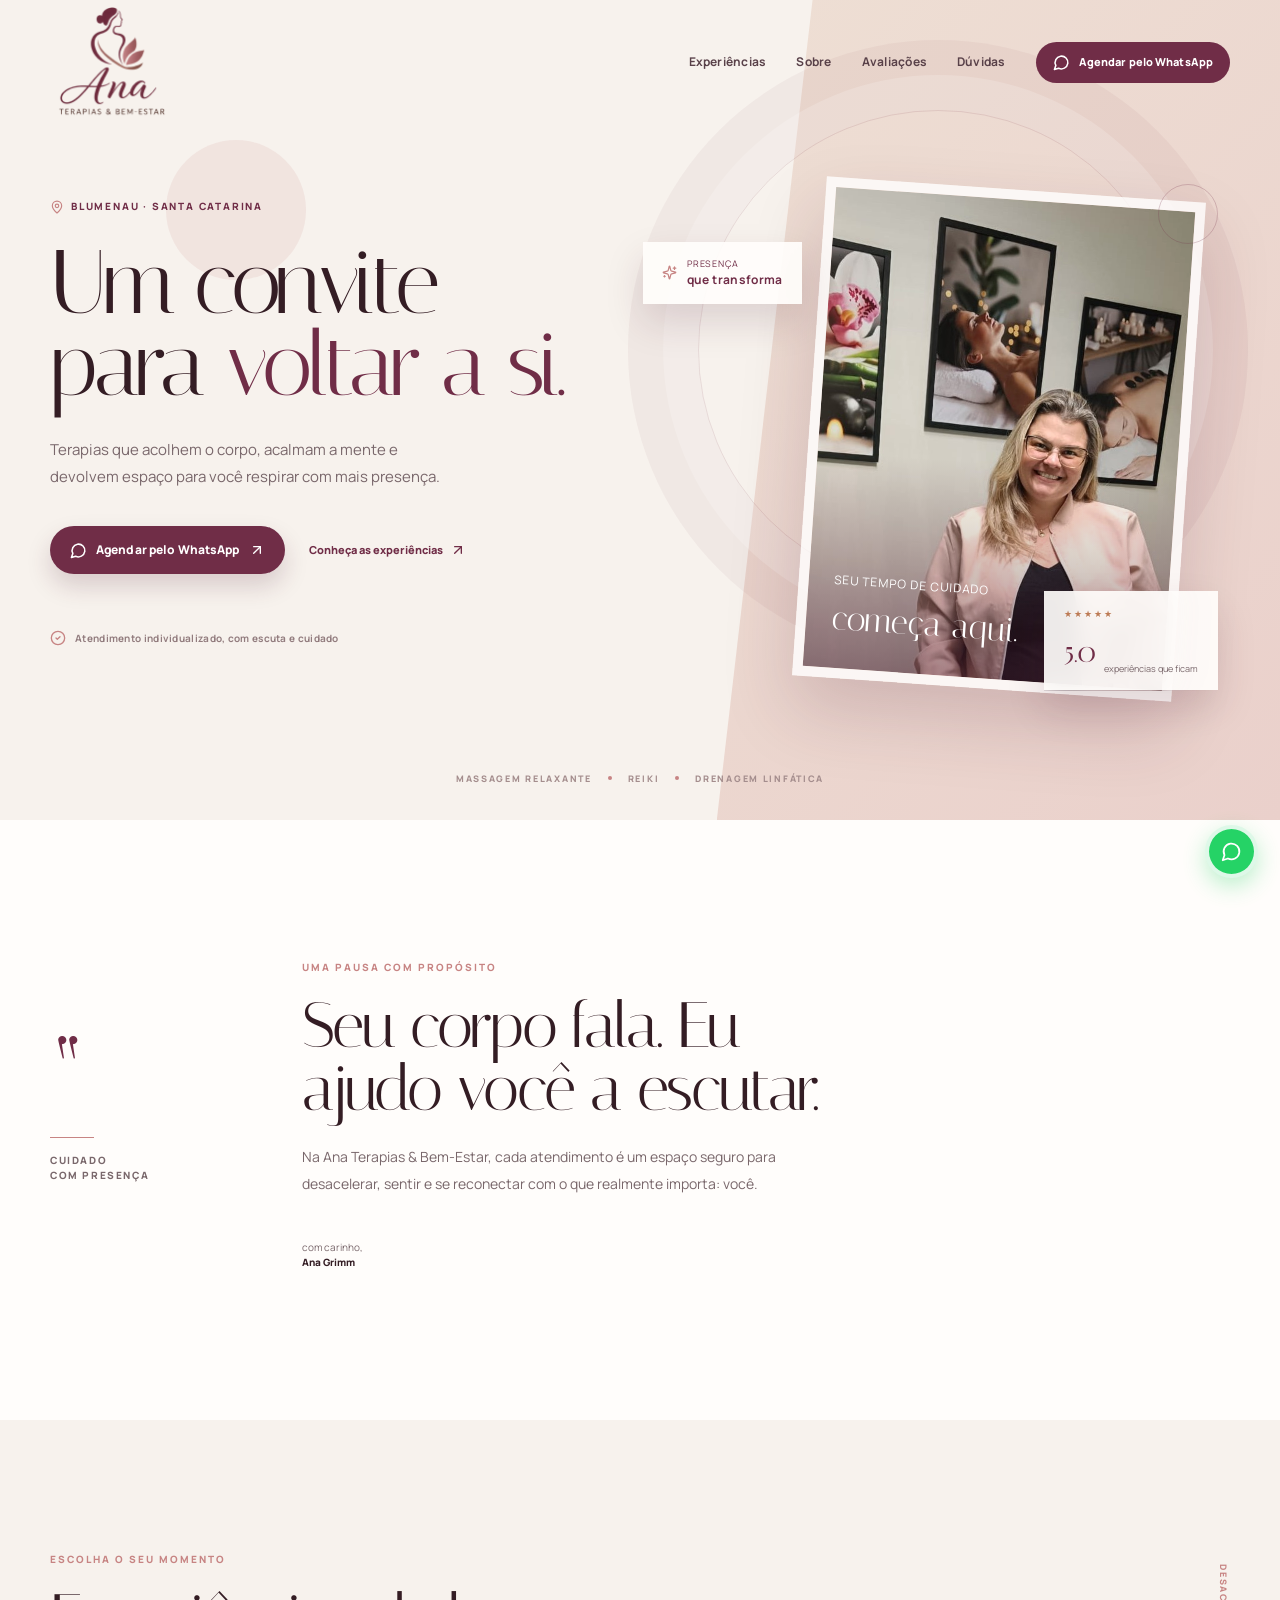
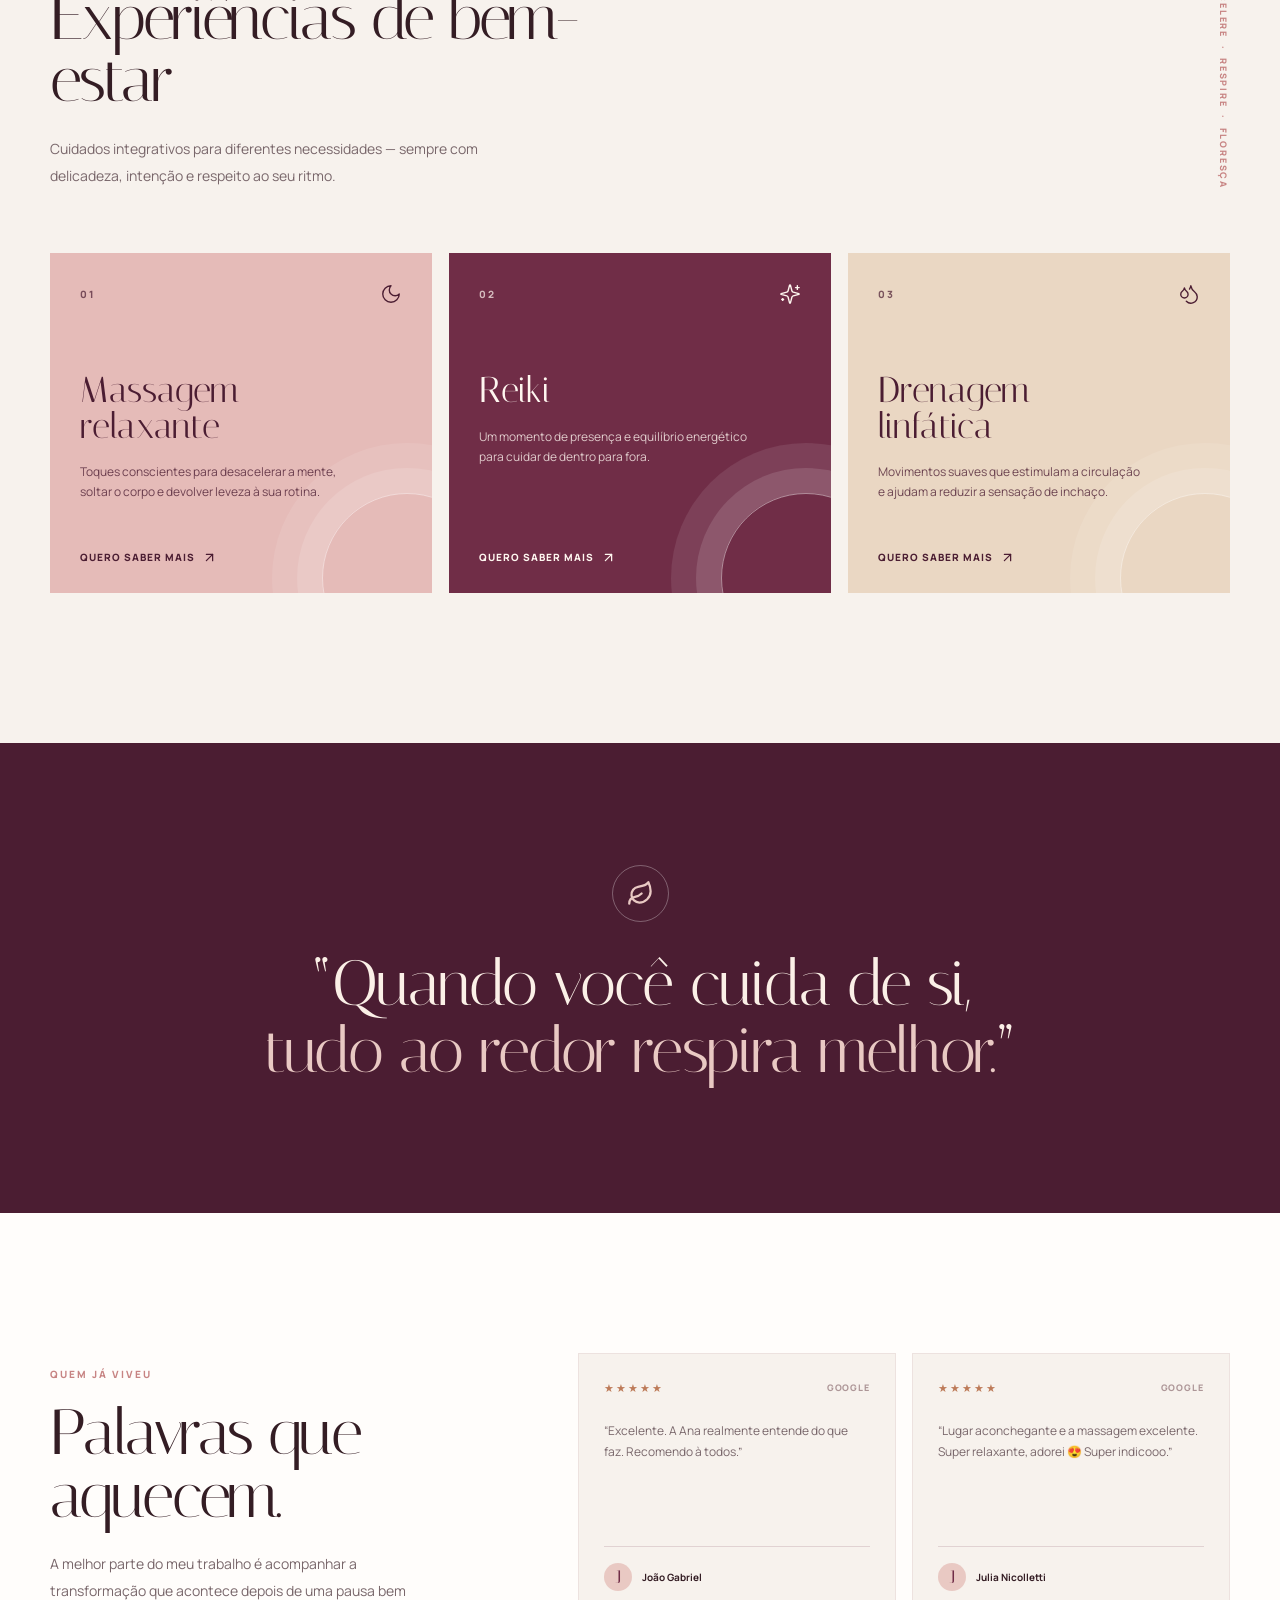
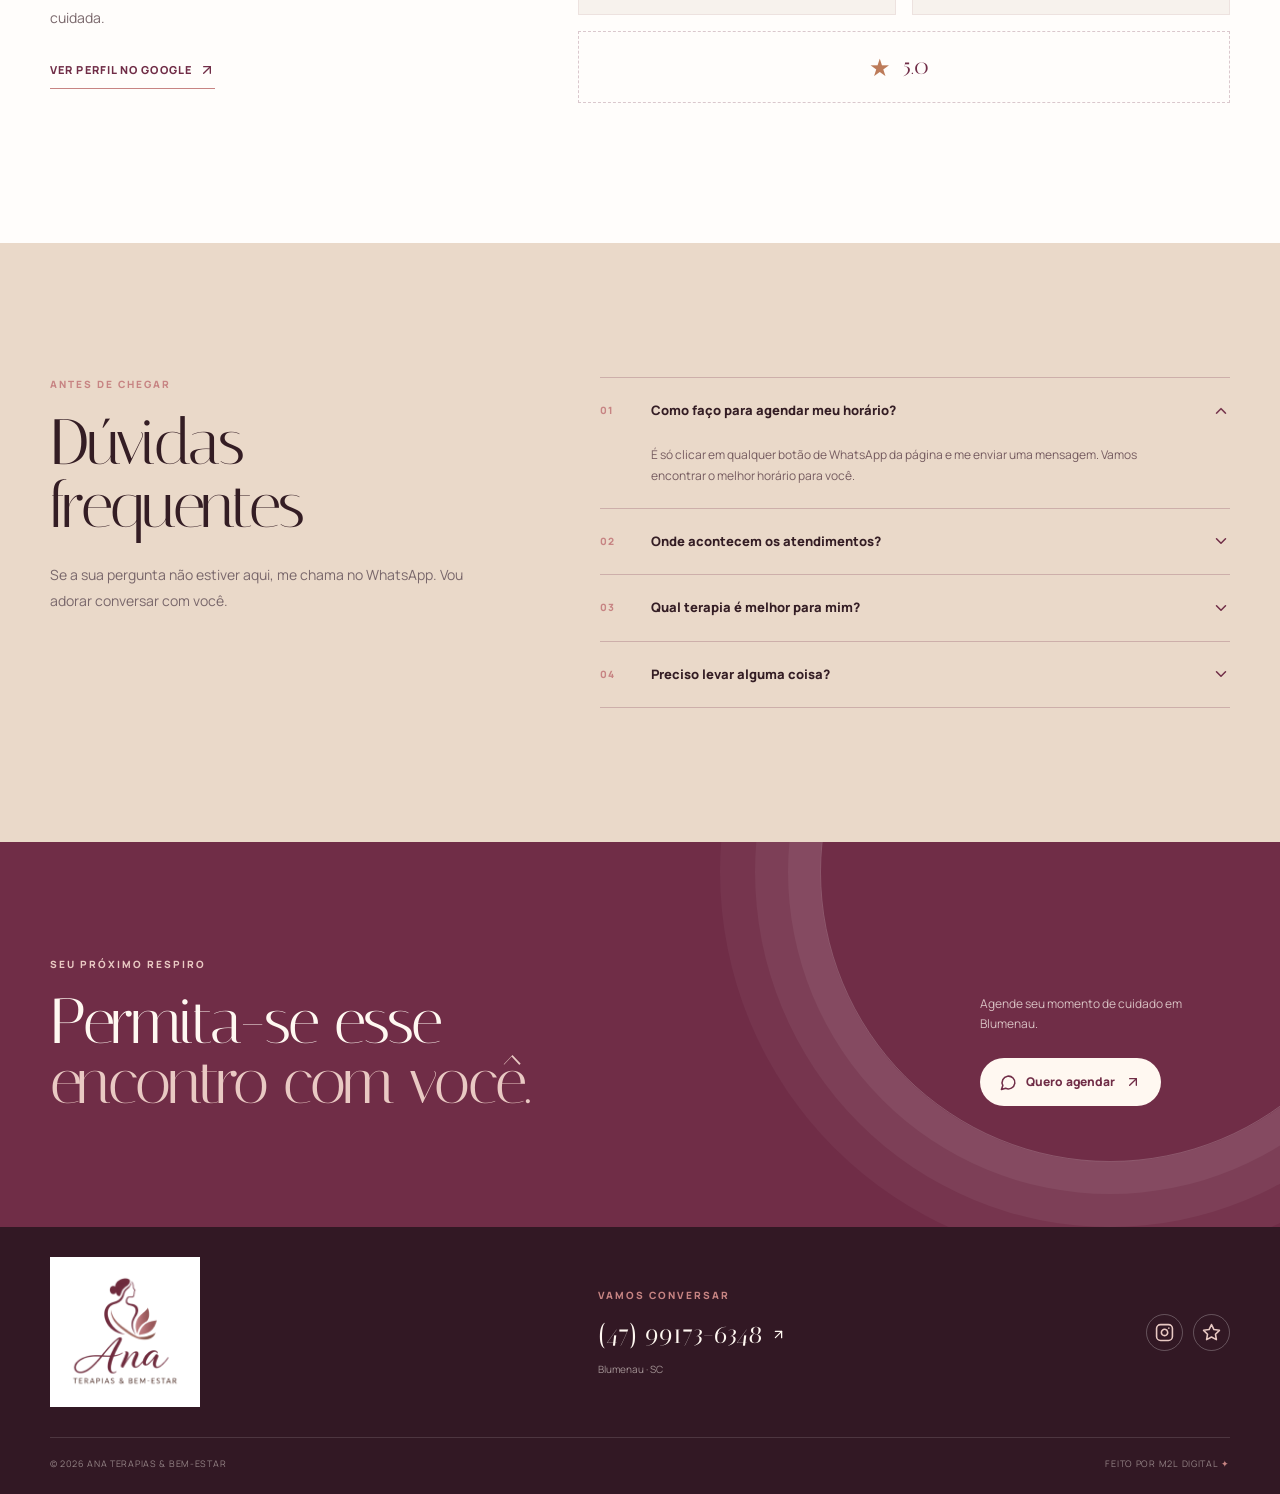
<file: index.html>
<!doctype html>
<html lang="pt-BR">
  <head>
    <meta charset="UTF-8" />
    <meta name="viewport" content="width=device-width, initial-scale=1.0" />
    <meta name="theme-color" content="#f7f2ed" />
    <meta
      name="description"
      content="Ana Terapias & Bem-Estar — massagem relaxante, reiki e drenagem linfática em Blumenau/SC."
    />
    <title>Ana Terapias & Bem-Estar | Blumenau/SC</title>
    <!-- Pré-visualização ao compartilhar (WhatsApp, Instagram, Facebook) -->
    <meta property="og:type" content="website" />
    <meta property="og:locale" content="pt_BR" />
    <meta property="og:site_name" content="Ana Terapias & Bem-Estar" />
    <meta property="og:title" content="Ana Terapias & Bem-Estar | Blumenau/SC" />
    <meta property="og:description" content="Massagem relaxante, reiki e drenagem linfática em Blumenau/SC. Agende pelo WhatsApp." />
    <meta property="og:url" content="https://jgmcorrea.github.io/Ana-Terapias/" />
    <meta property="og:image" content="https://jgmcorrea.github.io/Ana-Terapias/images/compartilhar.jpg" />
    <meta property="og:image:width" content="1200" />
    <meta property="og:image:height" content="630" />
    <meta property="og:image:alt" content="Ana Terapias & Bem-Estar" />
    <meta name="twitter:card" content="summary_large_image" />
    <link rel="icon" href="images/logo.png" />
    <link rel="preconnect" href="https://fonts.googleapis.com" />
    <link rel="preconnect" href="https://fonts.gstatic.com" crossorigin />
    <link
      href="https://fonts.googleapis.com/css2?family=Italiana&family=Manrope:wght@400;500;600;700;800&display=swap"
      rel="stylesheet"
    />
    <link rel="stylesheet" href="style.css" />
  </head>
  <body>
    <div class="site-shell">
      <header class="site-header">
        <div class="container header-inner">
          <a href="#inicio" class="brand" aria-label="Ana Terapias &amp; Bem-Estar - início"
            ><img src="images/logo.png" alt="Ana Terapias &amp; Bem-Estar" /></a
          ><button class="menu-toggle" aria-label="Abrir menu" aria-expanded="false">
            <svg
              xmlns="http://www.w3.org/2000/svg"
              width="22"
              height="22"
              viewBox="0 0 24 24"
              fill="none"
              stroke="currentColor"
              stroke-width="2"
              stroke-linecap="round"
              stroke-linejoin="round"
              class="lucide lucide-menu"
            >
              <line x1="4" x2="20" y1="12" y2="12"></line>
              <line x1="4" x2="20" y1="6" y2="6"></line>
              <line x1="4" x2="20" y1="18" y2="18"></line>
            </svg>
          </button>
          <nav class="main-nav" aria-label="Navegação principal">
            <a href="#experiencias">Experiências</a><a href="#sobre">Sobre</a><a href="#avaliacoes">Avaliações</a
            ><a href="#duvidas">Dúvidas</a
            ><a
              class="button-primary button-compact"
              href="https://wa.me/5547991736348?text=Ol%C3%A1%2C%20Ana!%20Vim%20pelo%20site%20e%20gostaria%20de%20agendar%20um%20atendimento."
              target="_blank"
              rel="noreferrer"
              ><svg
                xmlns="http://www.w3.org/2000/svg"
                width="17"
                height="17"
                viewBox="0 0 24 24"
                fill="none"
                stroke="currentColor"
                stroke-width="2.2"
                stroke-linecap="round"
                stroke-linejoin="round"
                class="lucide lucide-message-circle"
              >
                <path d="M7.9 20A9 9 0 1 0 4 16.1L2 22Z"></path></svg
              >Agendar pelo WhatsApp</a
            >
          </nav>
        </div>
      </header>
      <main>
        <section class="hero" id="inicio">
          <div class="hero-glow hero-glow-one"></div>
          <div class="container hero-grid">
            <div class="hero-copy">
              <div class="location-pill">
                <svg
                  xmlns="http://www.w3.org/2000/svg"
                  width="14"
                  height="14"
                  viewBox="0 0 24 24"
                  fill="none"
                  stroke="currentColor"
                  stroke-width="2"
                  stroke-linecap="round"
                  stroke-linejoin="round"
                  class="lucide lucide-map-pin"
                >
                  <path
                    d="M20 10c0 4.993-5.539 10.193-7.399 11.799a1 1 0 0 1-1.202 0C9.539 20.193 4 14.993 4 10a8 8 0 0 1 16 0"
                  ></path>
                  <circle cx="12" cy="10" r="3"></circle>
                </svg>
                Blumenau · Santa Catarina
              </div>
              <h1>Um convite para <em>voltar a si.</em></h1>
              <p class="hero-lead">
                Terapias que acolhem o corpo, acalmam a mente e devolvem espaço para você respirar com mais presença.
              </p>
              <div class="hero-actions">
                <a
                  class="button-primary"
                  href="https://wa.me/5547991736348?text=Ol%C3%A1%2C%20Ana!%20Vim%20pelo%20site%20e%20gostaria%20de%20agendar%20um%20atendimento."
                  target="_blank"
                  rel="noreferrer"
                  ><svg
                    xmlns="http://www.w3.org/2000/svg"
                    width="17"
                    height="17"
                    viewBox="0 0 24 24"
                    fill="none"
                    stroke="currentColor"
                    stroke-width="2.2"
                    stroke-linecap="round"
                    stroke-linejoin="round"
                    class="lucide lucide-message-circle"
                  >
                    <path d="M7.9 20A9 9 0 1 0 4 16.1L2 22Z"></path></svg
                  >Agendar pelo WhatsApp<svg
                    xmlns="http://www.w3.org/2000/svg"
                    width="16"
                    height="16"
                    viewBox="0 0 24 24"
                    fill="none"
                    stroke="currentColor"
                    stroke-width="2"
                    stroke-linecap="round"
                    stroke-linejoin="round"
                    class="lucide lucide-arrow-up-right"
                  >
                    <path d="M7 7h10v10"></path>
                    <path d="M7 17 17 7"></path></svg></a
                ><a class="text-link" href="#experiencias"
                  >Conheça as experiências
                  <svg
                    xmlns="http://www.w3.org/2000/svg"
                    width="16"
                    height="16"
                    viewBox="0 0 24 24"
                    fill="none"
                    stroke="currentColor"
                    stroke-width="2"
                    stroke-linecap="round"
                    stroke-linejoin="round"
                    class="lucide lucide-arrow-up-right"
                  >
                    <path d="M7 7h10v10"></path>
                    <path d="M7 17 17 7"></path></svg
                ></a>
              </div>
              <div class="hero-note">
                <svg
                  xmlns="http://www.w3.org/2000/svg"
                  width="16"
                  height="16"
                  viewBox="0 0 24 24"
                  fill="none"
                  stroke="currentColor"
                  stroke-width="2"
                  stroke-linecap="round"
                  stroke-linejoin="round"
                  class="lucide lucide-circle-check"
                >
                  <circle cx="12" cy="12" r="10"></circle>
                  <path d="m9 12 2 2 4-4"></path>
                </svg>
                Atendimento individualizado, com escuta e cuidado
              </div>
            </div>
            <div class="hero-visual">
              <div class="hero-photo-wrap">
                <img
                  src="images/ambiente-spa.jpg"
                  alt="Ana Grimm sorrindo em seu espaço de atendimento"
                  class="hero-photo hero-photo-ana"
                  width="599"
                  height="788"
                />
                <div class="photo-overlay"></div>
                <div class="photo-caption"><span>Seu tempo de cuidado</span><strong>começa aqui.</strong></div>
              </div>
              <div class="floating-card floating-card-top">
                <svg
                  xmlns="http://www.w3.org/2000/svg"
                  width="15"
                  height="15"
                  viewBox="0 0 24 24"
                  fill="none"
                  stroke="currentColor"
                  stroke-width="2"
                  stroke-linecap="round"
                  stroke-linejoin="round"
                  class="lucide lucide-sparkles"
                >
                  <path
                    d="M9.937 15.5A2 2 0 0 0 8.5 14.063l-6.135-1.582a.5.5 0 0 1 0-.962L8.5 9.936A2 2 0 0 0 9.937 8.5l1.582-6.135a.5.5 0 0 1 .963 0L14.063 8.5A2 2 0 0 0 15.5 9.937l6.135 1.581a.5.5 0 0 1 0 .964L15.5 14.063a2 2 0 0 0-1.437 1.437l-1.582 6.135a.5.5 0 0 1-.963 0z"
                  ></path>
                  <path d="M20 3v4"></path>
                  <path d="M22 5h-4"></path>
                  <path d="M4 17v2"></path>
                  <path d="M5 18H3"></path></svg
                ><span>Presença<br /><strong>que transforma</strong></span>
              </div>
              <div class="floating-card floating-card-bottom">
                <span class="mini-stars">★★★★★</span><strong>5.0</strong><small>experiências que ficam</small>
              </div>
              <div class="hero-orbit orbit-one"></div>
            </div>
          </div>
          <div class="hero-bottom container">
            <span>Massagem relaxante</span><i></i> <span>Reiki</span><i></i> <span>Drenagem linfática</span>
          </div>
        </section>
        <section class="welcome-section" id="sobre">
          <div class="container welcome-grid">
            <div class="welcome-mark">
              <span>“</span>
              <div class="mark-line"></div>
              <p>cuidado<br />com presença</p>
            </div>
            <div class="welcome-copy">
              <div class="section-intro">
                <span class="eyebrow">Uma pausa com propósito</span>
                <h2>Seu corpo fala. Eu ajudo você a escutar.</h2>
                <p>
                  Na Ana Terapias &amp; Bem-Estar, cada atendimento é um espaço seguro para desacelerar, sentir e se
                  reconectar com o que realmente importa: você.
                </p>
              </div>
              <div class="signature-row">
                <span>com carinho,<br /><strong>Ana Grimm</strong></span>
              </div>
            </div>
            
          </div>
        </section>
        <section class="services-section" id="experiencias">
          <div class="container">
            <div class="services-heading">
              <div class="section-intro">
                <span class="eyebrow">Escolha o seu momento</span>
                <h2>Experiências de bem-estar</h2>
                <p>
                  Cuidados integrativos para diferentes necessidades — sempre com delicadeza, intenção e respeito ao seu
                  ritmo.
                </p>
              </div>
              <span class="vertical-note">desacelere  ·  respire  ·  floresça</span>
            </div>
            <div class="services-grid">
              <article class="service-card service-rose">
                <div class="service-top">
                  <span class="service-number">01</span
                  ><svg
                    xmlns="http://www.w3.org/2000/svg"
                    width="22"
                    height="22"
                    viewBox="0 0 24 24"
                    fill="none"
                    stroke="currentColor"
                    stroke-width="1.5"
                    stroke-linecap="round"
                    stroke-linejoin="round"
                    class="lucide lucide-moon"
                  >
                    <path d="M12 3a6 6 0 0 0 9 9 9 9 0 1 1-9-9Z"></path>
                  </svg>
                </div>
                <h3>Massagem relaxante</h3>
                <p>Toques conscientes para desacelerar a mente, soltar o corpo e devolver leveza à sua rotina.</p>
                <a
                  class="service-link"
                  href="https://wa.me/5547991736348?text=Ol%C3%A1%2C%20Ana!%20Tenho%20interesse%20em%20Massagem%20relaxante."
                  target="_blank"
                  rel="noreferrer"
                  >Quero saber mais
                  <svg
                    xmlns="http://www.w3.org/2000/svg"
                    width="15"
                    height="15"
                    viewBox="0 0 24 24"
                    fill="none"
                    stroke="currentColor"
                    stroke-width="2"
                    stroke-linecap="round"
                    stroke-linejoin="round"
                    class="lucide lucide-arrow-up-right"
                  >
                    <path d="M7 7h10v10"></path>
                    <path d="M7 17 17 7"></path></svg
                ></a>
              </article>
              <article class="service-card service-wine">
                <div class="service-top">
                  <span class="service-number">02</span
                  ><svg
                    xmlns="http://www.w3.org/2000/svg"
                    width="22"
                    height="22"
                    viewBox="0 0 24 24"
                    fill="none"
                    stroke="currentColor"
                    stroke-width="1.5"
                    stroke-linecap="round"
                    stroke-linejoin="round"
                    class="lucide lucide-sparkles"
                  >
                    <path
                      d="M9.937 15.5A2 2 0 0 0 8.5 14.063l-6.135-1.582a.5.5 0 0 1 0-.962L8.5 9.936A2 2 0 0 0 9.937 8.5l1.582-6.135a.5.5 0 0 1 .963 0L14.063 8.5A2 2 0 0 0 15.5 9.937l6.135 1.581a.5.5 0 0 1 0 .964L15.5 14.063a2 2 0 0 0-1.437 1.437l-1.582 6.135a.5.5 0 0 1-.963 0z"
                    ></path>
                    <path d="M20 3v4"></path>
                    <path d="M22 5h-4"></path>
                    <path d="M4 17v2"></path>
                    <path d="M5 18H3"></path>
                  </svg>
                </div>
                <h3>Reiki</h3>
                <p>Um momento de presença e equilíbrio energético para cuidar de dentro para fora.</p>
                <a
                  class="service-link"
                  href="https://wa.me/5547991736348?text=Ol%C3%A1%2C%20Ana!%20Tenho%20interesse%20em%20Reiki."
                  target="_blank"
                  rel="noreferrer"
                  >Quero saber mais
                  <svg
                    xmlns="http://www.w3.org/2000/svg"
                    width="15"
                    height="15"
                    viewBox="0 0 24 24"
                    fill="none"
                    stroke="currentColor"
                    stroke-width="2"
                    stroke-linecap="round"
                    stroke-linejoin="round"
                    class="lucide lucide-arrow-up-right"
                  >
                    <path d="M7 7h10v10"></path>
                    <path d="M7 17 17 7"></path></svg
                ></a>
              </article>
              <article class="service-card service-sand">
                <div class="service-top">
                  <span class="service-number">03</span
                  ><svg
                    xmlns="http://www.w3.org/2000/svg"
                    width="22"
                    height="22"
                    viewBox="0 0 24 24"
                    fill="none"
                    stroke="currentColor"
                    stroke-width="1.5"
                    stroke-linecap="round"
                    stroke-linejoin="round"
                    class="lucide lucide-droplets"
                  >
                    <path
                      d="M7 16.3c2.2 0 4-1.83 4-4.05 0-1.16-.57-2.26-1.71-3.19S7.29 6.75 7 5.3c-.29 1.45-1.14 2.84-2.29 3.76S3 11.1 3 12.25c0 2.22 1.8 4.05 4 4.05z"
                    ></path>
                    <path
                      d="M12.56 6.6A10.97 10.97 0 0 0 14 3.02c.5 2.5 2 4.9 4 6.5s3 3.5 3 5.5a6.98 6.98 0 0 1-11.91 4.97"
                    ></path>
                  </svg>
                </div>
                <h3>Drenagem linfática</h3>
                <p>Movimentos suaves que estimulam a circulação e ajudam a reduzir a sensação de inchaço.</p>
                <a
                  class="service-link"
                  href="https://wa.me/5547991736348?text=Ol%C3%A1%2C%20Ana!%20Tenho%20interesse%20em%20Drenagem%20linf%C3%A1tica."
                  target="_blank"
                  rel="noreferrer"
                  >Quero saber mais
                  <svg
                    xmlns="http://www.w3.org/2000/svg"
                    width="15"
                    height="15"
                    viewBox="0 0 24 24"
                    fill="none"
                    stroke="currentColor"
                    stroke-width="2"
                    stroke-linecap="round"
                    stroke-linejoin="round"
                    class="lucide lucide-arrow-up-right"
                  >
                    <path d="M7 7h10v10"></path>
                    <path d="M7 17 17 7"></path></svg
                ></a>
              </article>
            </div>
          </div>
        </section>
        <section class="quote-section">
          <div class="container quote-inner">
            <div class="quote-icon">
              <svg
                xmlns="http://www.w3.org/2000/svg"
                width="27"
                height="27"
                viewBox="0 0 24 24"
                fill="none"
                stroke="currentColor"
                stroke-width="2"
                stroke-linecap="round"
                stroke-linejoin="round"
                class="lucide lucide-leaf"
              >
                <path d="M11 20A7 7 0 0 1 9.8 6.1C15.5 5 17 4.48 19 2c1 2 2 4.18 2 8 0 5.5-4.78 10-10 10Z"></path>
                <path d="M2 21c0-3 1.85-5.36 5.08-6C9.5 14.52 12 13 13 12"></path>
              </svg>
            </div>
            <blockquote>“Quando você cuida de si,<br /><em>tudo ao redor respira melhor.</em>”</blockquote>
          </div>
        </section>
        <section class="reviews-section" id="avaliacoes">
          <div class="container reviews-grid">
            <div class="reviews-intro">
              <div class="section-intro">
                <span class="eyebrow">Quem já viveu</span>
                <h2>Palavras que aquecem.</h2>
                <p>
                  A melhor parte do meu trabalho é acompanhar a transformação que acontece depois de uma pausa bem
                  cuidada.
                </p>
              </div>
              <a class="outline-link" href="https://share.google/CaK3y20u5SV1cUdKX" target="_blank" rel="noreferrer"
                >Ver perfil no Google
                <svg
                  xmlns="http://www.w3.org/2000/svg"
                  width="16"
                  height="16"
                  viewBox="0 0 24 24"
                  fill="none"
                  stroke="currentColor"
                  stroke-width="2"
                  stroke-linecap="round"
                  stroke-linejoin="round"
                  class="lucide lucide-arrow-up-right"
                >
                  <path d="M7 7h10v10"></path>
                  <path d="M7 17 17 7"></path></svg
              ></a>
            </div>
            <div class="reviews-list">
              <article class="review-card">
                <div class="review-card-top">
                  <span class="review-stars">★★★★★</span><span class="google-label">Google</span>
                </div>
                <p>“Excelente. A Ana realmente entende do que faz. Recomendo à todos.”</p>
                <div class="review-author"><span>J</span><strong>João Gabriel</strong></div>
              </article>
              <article class="review-card">
                <div class="review-card-top">
                  <span class="review-stars">★★★★★</span><span class="google-label">Google</span>
                </div>
                <p>“Lugar aconchegante e a massagem excelente. Super relaxante, adorei 😍 Super indicooo.”</p>
                <div class="review-author"><span>J</span><strong>Julia Nicolletti</strong></div>
              </article>
              <div class="review-source">
                <span>★</span>
                <div><strong>5.0</strong></div>
              </div>
            </div>
          </div>
        </section>
        <section class="faq-section" id="duvidas">
          <div class="container faq-grid">
            <div class="section-intro">
              <span class="eyebrow">Antes de chegar</span>
              <h2>Dúvidas frequentes</h2>
              <p>Se a sua pergunta não estiver aqui, me chama no WhatsApp. Vou adorar conversar com você.</p>
            </div>
            <div class="faq-list">
              <div class="faq-item faq-open">
                <button aria-expanded="true">
                  <span>01</span><strong>Como faço para agendar meu horário?</strong
                  ><svg
                    xmlns="http://www.w3.org/2000/svg"
                    width="18"
                    height="18"
                    viewBox="0 0 24 24"
                    fill="none"
                    stroke="currentColor"
                    stroke-width="2"
                    stroke-linecap="round"
                    stroke-linejoin="round"
                    class="lucide lucide-chevron-down"
                  >
                    <path d="m6 9 6 6 6-6"></path>
                  </svg>
                </button>
                <div class="faq-answer">
                  <p>
                    É só clicar em qualquer botão de WhatsApp da página e me enviar uma mensagem. Vamos encontrar o
                    melhor horário para você.
                  </p>
                </div>
              </div>
              <div class="faq-item">
                <button aria-expanded="false">
                  <span>02</span><strong>Onde acontecem os atendimentos?</strong
                  ><svg
                    xmlns="http://www.w3.org/2000/svg"
                    width="18"
                    height="18"
                    viewBox="0 0 24 24"
                    fill="none"
                    stroke="currentColor"
                    stroke-width="2"
                    stroke-linecap="round"
                    stroke-linejoin="round"
                    class="lucide lucide-chevron-down"
                  >
                    <path d="m6 9 6 6 6-6"></path>
                  </svg>
                </button>
                <div class="faq-answer">
                  <p>
                    Os atendimentos acontecem em Blumenau/SC, na rua Érico Hoffmann, 115, junto ao Centro de Depilação Noeli.
                  </p>
                </div>
              </div>
              <div class="faq-item">
                <button aria-expanded="false">
                  <span>03</span><strong>Qual terapia é melhor para mim?</strong
                  ><svg
                    xmlns="http://www.w3.org/2000/svg"
                    width="18"
                    height="18"
                    viewBox="0 0 24 24"
                    fill="none"
                    stroke="currentColor"
                    stroke-width="2"
                    stroke-linecap="round"
                    stroke-linejoin="round"
                    class="lucide lucide-chevron-down"
                  >
                    <path d="m6 9 6 6 6-6"></path>
                  </svg>
                </button>
                <div class="faq-answer">
                  <p>
                    Depende do que o seu corpo e a sua rotina estão pedindo. Na conversa inicial, acolho suas
                    necessidades e indico a experiência mais adequada.
                  </p>
                </div>
              </div>
              <div class="faq-item">
                <button aria-expanded="false">
                  <span>04</span><strong>Preciso levar alguma coisa?</strong
                  ><svg
                    xmlns="http://www.w3.org/2000/svg"
                    width="18"
                    height="18"
                    viewBox="0 0 24 24"
                    fill="none"
                    stroke="currentColor"
                    stroke-width="2"
                    stroke-linecap="round"
                    stroke-linejoin="round"
                    class="lucide lucide-chevron-down"
                  >
                    <path d="m6 9 6 6 6-6"></path>
                  </svg>
                </button>
                <div class="faq-answer">
                  <p>
                    Não. Prepare apenas uma roupa confortável e venha com disponibilidade para cuidar de si. O ambiente
                    e os materiais ficam por minha conta.
                  </p>
                </div>
              </div>
            </div>
          </div>
        </section>
        <section class="cta-section">
          <div class="cta-pattern"></div>
          <div class="container cta-inner">
            <div>
              <span class="eyebrow eyebrow-light">Seu próximo respiro</span>
              <h2>Permita-se esse<br /><em>encontro com você.</em></h2>
            </div>
            <div class="cta-side">
              <p>Agende seu momento de cuidado em Blumenau.</p>
              <a
                class="button-primary"
                href="https://wa.me/5547991736348?text=Ol%C3%A1%2C%20Ana!%20Vim%20pelo%20site%20e%20gostaria%20de%20agendar%20um%20atendimento."
                target="_blank"
                rel="noreferrer"
                ><svg
                  xmlns="http://www.w3.org/2000/svg"
                  width="17"
                  height="17"
                  viewBox="0 0 24 24"
                  fill="none"
                  stroke="currentColor"
                  stroke-width="2.2"
                  stroke-linecap="round"
                  stroke-linejoin="round"
                  class="lucide lucide-message-circle"
                >
                  <path d="M7.9 20A9 9 0 1 0 4 16.1L2 22Z"></path></svg
                >Quero agendar<svg
                  xmlns="http://www.w3.org/2000/svg"
                  width="16"
                  height="16"
                  viewBox="0 0 24 24"
                  fill="none"
                  stroke="currentColor"
                  stroke-width="2"
                  stroke-linecap="round"
                  stroke-linejoin="round"
                  class="lucide lucide-arrow-up-right"
                >
                  <path d="M7 7h10v10"></path>
                  <path d="M7 17 17 7"></path></svg
              ></a>
            </div>
          </div>
        </section>
      </main>
      <footer class="site-footer">
        <div class="container footer-main">
          <a href="#inicio" class="footer-brand"><img src="images/logo.png" alt="Ana Terapias &amp; Bem-Estar" /></a>
          <div class="footer-contact">
            <span class="eyebrow">Vamos conversar</span
            ><a
              href="https://wa.me/5547991736348?text=Ol%C3%A1%2C%20Ana!%20Vim%20pelo%20site%20e%20gostaria%20de%20agendar%20um%20atendimento."
              target="_blank"
              rel="noreferrer"
              >(47) 99173-6348
              <svg
                xmlns="http://www.w3.org/2000/svg"
                width="15"
                height="15"
                viewBox="0 0 24 24"
                fill="none"
                stroke="currentColor"
                stroke-width="2"
                stroke-linecap="round"
                stroke-linejoin="round"
                class="lucide lucide-arrow-up-right"
              >
                <path d="M7 7h10v10"></path>
                <path d="M7 17 17 7"></path></svg></a
            ><small>Blumenau · SC</small>
          </div>
          <div class="footer-social">
            <a
              href="https://www.instagram.com/anagrimm.bemestar/"
              target="_blank"
              rel="noreferrer"
              aria-label="Instagram"
              ><svg
                xmlns="http://www.w3.org/2000/svg"
                width="19"
                height="19"
                viewBox="0 0 24 24"
                fill="none"
                stroke="currentColor"
                stroke-width="2"
                stroke-linecap="round"
                stroke-linejoin="round"
                class="lucide lucide-instagram"
              >
                <rect width="20" height="20" x="2" y="2" rx="5" ry="5"></rect>
                <path d="M16 11.37A4 4 0 1 1 12.63 8 4 4 0 0 1 16 11.37z"></path>
                <line x1="17.5" x2="17.51" y1="6.5" y2="6.5"></line></svg></a
            ><a
              href="https://share.google/CaK3y20u5SV1cUdKX"
              target="_blank"
              rel="noreferrer"
              aria-label="Perfil no Google"
              ><svg
                xmlns="http://www.w3.org/2000/svg"
                width="19"
                height="19"
                viewBox="0 0 24 24"
                fill="none"
                stroke="currentColor"
                stroke-width="2"
                stroke-linecap="round"
                stroke-linejoin="round"
                class="lucide lucide-star"
              >
                <polygon
                  points="12 2 15.09 8.26 22 9.27 17 14.14 18.18 21.02 12 17.77 5.82 21.02 7 14.14 2 9.27 8.91 8.26 12 2"
                ></polygon></svg
            ></a>
          </div>
        </div>
        <div class="container footer-bottom">
          <span>© <span id="ano">2026</span> Ana Terapias &amp; Bem-Estar</span
          ><span>feito por M2L Digital <span class="footer-heart">✦</span></span>
        </div>
      </footer>
      <a
        class="floating-whatsapp"
        href="https://wa.me/5547991736348?text=Ol%C3%A1%2C%20Ana!%20Vim%20pelo%20site%20e%20gostaria%20de%20agendar%20um%20atendimento."
        target="_blank"
        rel="noreferrer"
        aria-label="Falar com Ana pelo WhatsApp"
        ><svg
          xmlns="http://www.w3.org/2000/svg"
          width="21"
          height="21"
          viewBox="0 0 24 24"
          fill="none"
          stroke="currentColor"
          stroke-width="2"
          stroke-linecap="round"
          stroke-linejoin="round"
          class="lucide lucide-message-circle"
        >
          <path d="M7.9 20A9 9 0 1 0 4 16.1L2 22Z"></path></svg
      ></a>
    </div>
    <script src="script.js"></script>
  </body>
</html>
</file>
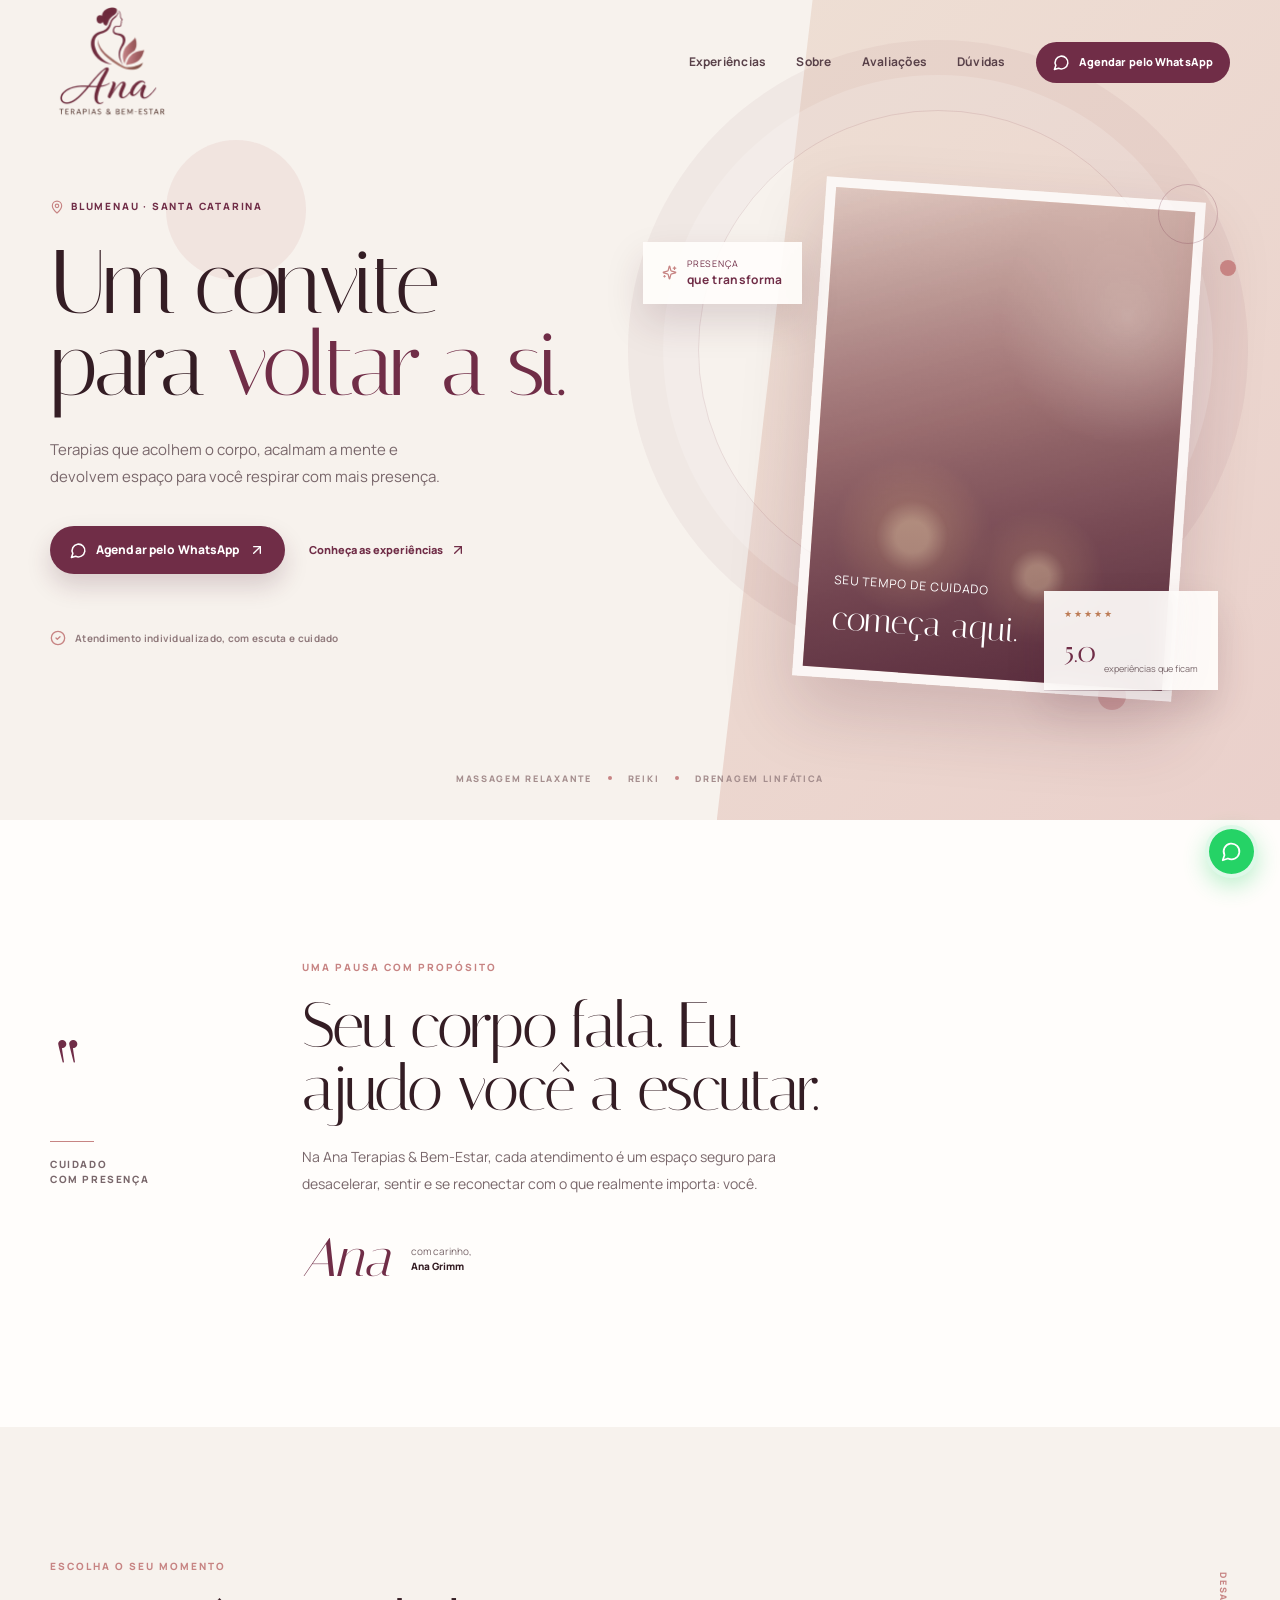
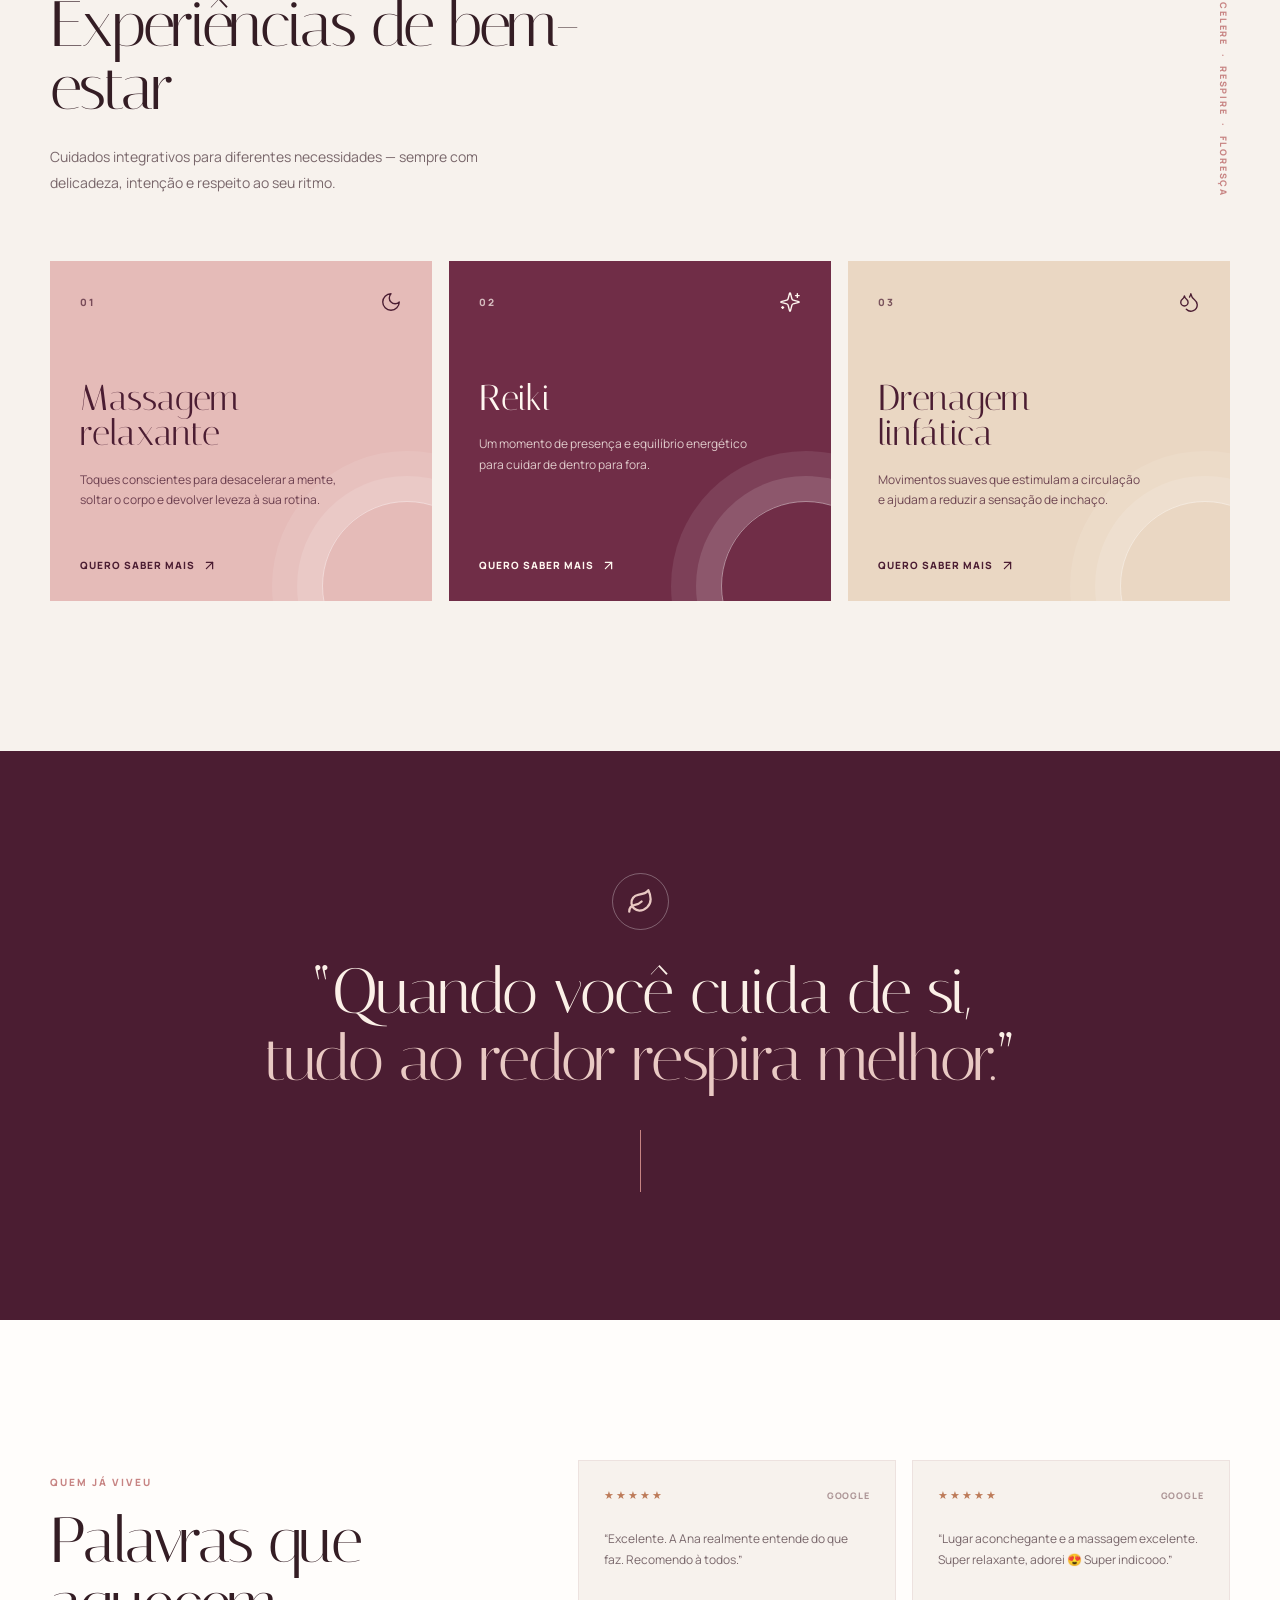
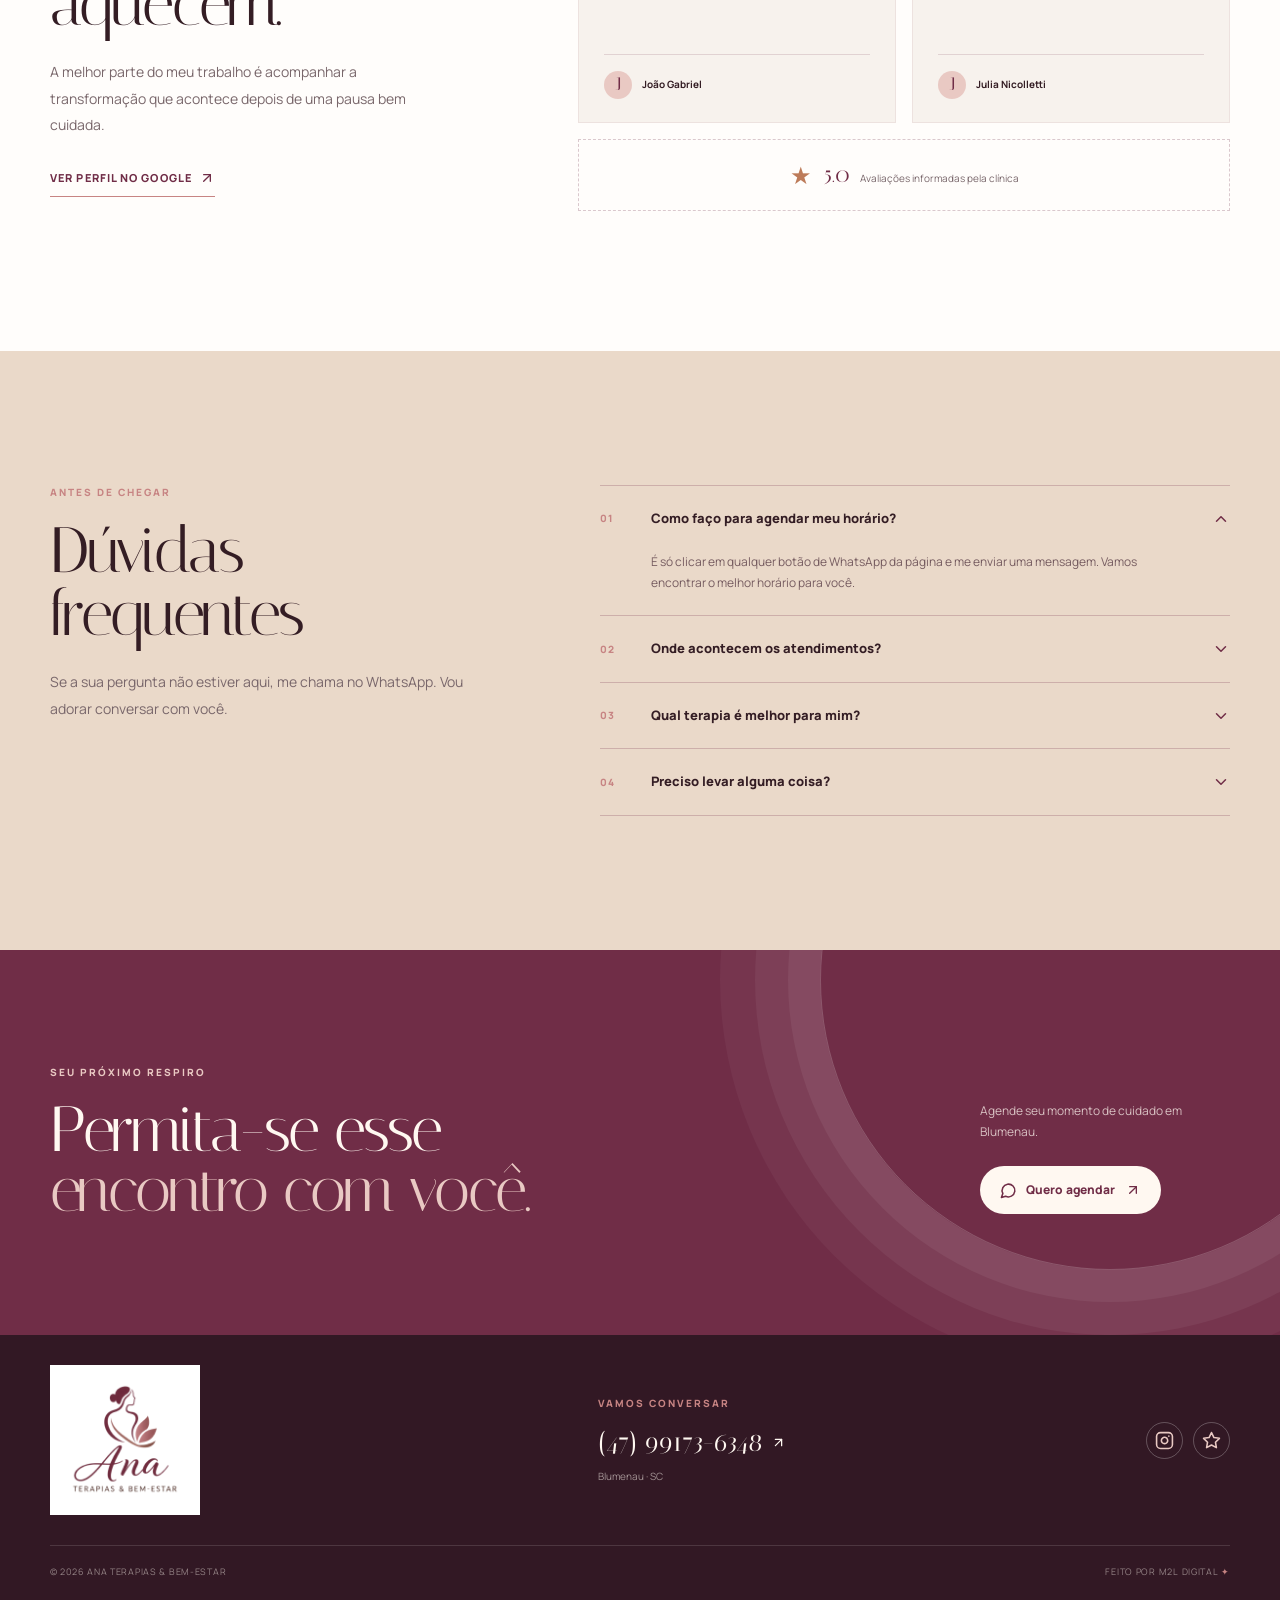
<file: ana-terapias-site/index.html>
<!doctype html>
<html lang="pt-BR">
  <head>
    <meta charset="UTF-8" />
    <meta name="viewport" content="width=device-width, initial-scale=1.0" />
    <meta name="theme-color" content="#f7f2ed" />
    <meta
      name="description"
      content="Ana Terapias & Bem-Estar — massagem relaxante, reiki e drenagem linfática em Blumenau/SC."
    />
    <title>Ana Terapias & Bem-Estar | Blumenau/SC</title>
    <!-- Pré-visualização ao compartilhar (WhatsApp, Instagram, Facebook) -->
    <meta property="og:type" content="website" />
    <meta property="og:locale" content="pt_BR" />
    <meta property="og:site_name" content="Ana Terapias & Bem-Estar" />
    <meta property="og:title" content="Ana Terapias & Bem-Estar | Blumenau/SC" />
    <meta property="og:description" content="Massagem relaxante, reiki e drenagem linfática em Blumenau/SC. Agende pelo WhatsApp." />
    <meta property="og:url" content="https://jgmcorrea.github.io/Ana-Terapias/" />
    <meta property="og:image" content="https://jgmcorrea.github.io/Ana-Terapias/images/compartilhar.jpg" />
    <meta property="og:image:width" content="1200" />
    <meta property="og:image:height" content="630" />
    <meta property="og:image:alt" content="Ana Terapias & Bem-Estar" />
    <meta name="twitter:card" content="summary_large_image" />
    <link rel="icon" href="images/logo.png" />
    <link rel="preconnect" href="https://fonts.googleapis.com" />
    <link rel="preconnect" href="https://fonts.gstatic.com" crossorigin />
    <link
      href="https://fonts.googleapis.com/css2?family=Italiana&family=Manrope:wght@400;500;600;700;800&display=swap"
      rel="stylesheet"
    />
    <link rel="stylesheet" href="style.css" />
  </head>
  <body>
    <div class="site-shell">
      <header class="site-header">
        <div class="container header-inner">
          <a href="#inicio" class="brand" aria-label="Ana Terapias &amp; Bem-Estar - início"
            ><img src="images/logo.png" alt="Ana Terapias &amp; Bem-Estar" /></a
          ><button class="menu-toggle" aria-label="Abrir menu" aria-expanded="false">
            <svg
              xmlns="http://www.w3.org/2000/svg"
              width="22"
              height="22"
              viewBox="0 0 24 24"
              fill="none"
              stroke="currentColor"
              stroke-width="2"
              stroke-linecap="round"
              stroke-linejoin="round"
              class="lucide lucide-menu"
            >
              <line x1="4" x2="20" y1="12" y2="12"></line>
              <line x1="4" x2="20" y1="6" y2="6"></line>
              <line x1="4" x2="20" y1="18" y2="18"></line>
            </svg>
          </button>
          <nav class="main-nav" aria-label="Navegação principal">
            <a href="#experiencias">Experiências</a><a href="#sobre">Sobre</a><a href="#avaliacoes">Avaliações</a
            ><a href="#duvidas">Dúvidas</a
            ><a
              class="button-primary button-compact"
              href="https://wa.me/5547991736348?text=Ol%C3%A1%2C%20Ana!%20Vim%20pelo%20site%20e%20gostaria%20de%20agendar%20um%20atendimento."
              target="_blank"
              rel="noreferrer"
              ><svg
                xmlns="http://www.w3.org/2000/svg"
                width="17"
                height="17"
                viewBox="0 0 24 24"
                fill="none"
                stroke="currentColor"
                stroke-width="2.2"
                stroke-linecap="round"
                stroke-linejoin="round"
                class="lucide lucide-message-circle"
              >
                <path d="M7.9 20A9 9 0 1 0 4 16.1L2 22Z"></path></svg
              >Agendar pelo WhatsApp</a
            >
          </nav>
        </div>
      </header>
      <main>
        <section class="hero" id="inicio">
          <div class="hero-glow hero-glow-one"></div>
          <div class="hero-glow hero-glow-two"></div>
          <div class="container hero-grid">
            <div class="hero-copy">
              <div class="location-pill">
                <svg
                  xmlns="http://www.w3.org/2000/svg"
                  width="14"
                  height="14"
                  viewBox="0 0 24 24"
                  fill="none"
                  stroke="currentColor"
                  stroke-width="2"
                  stroke-linecap="round"
                  stroke-linejoin="round"
                  class="lucide lucide-map-pin"
                >
                  <path
                    d="M20 10c0 4.993-5.539 10.193-7.399 11.799a1 1 0 0 1-1.202 0C9.539 20.193 4 14.993 4 10a8 8 0 0 1 16 0"
                  ></path>
                  <circle cx="12" cy="10" r="3"></circle>
                </svg>
                Blumenau · Santa Catarina
              </div>
              <h1>Um convite para <em>voltar a si.</em></h1>
              <p class="hero-lead">
                Terapias que acolhem o corpo, acalmam a mente e devolvem espaço para você respirar com mais presença.
              </p>
              <div class="hero-actions">
                <a
                  class="button-primary"
                  href="https://wa.me/5547991736348?text=Ol%C3%A1%2C%20Ana!%20Vim%20pelo%20site%20e%20gostaria%20de%20agendar%20um%20atendimento."
                  target="_blank"
                  rel="noreferrer"
                  ><svg
                    xmlns="http://www.w3.org/2000/svg"
                    width="17"
                    height="17"
                    viewBox="0 0 24 24"
                    fill="none"
                    stroke="currentColor"
                    stroke-width="2.2"
                    stroke-linecap="round"
                    stroke-linejoin="round"
                    class="lucide lucide-message-circle"
                  >
                    <path d="M7.9 20A9 9 0 1 0 4 16.1L2 22Z"></path></svg
                  >Agendar pelo WhatsApp<svg
                    xmlns="http://www.w3.org/2000/svg"
                    width="16"
                    height="16"
                    viewBox="0 0 24 24"
                    fill="none"
                    stroke="currentColor"
                    stroke-width="2"
                    stroke-linecap="round"
                    stroke-linejoin="round"
                    class="lucide lucide-arrow-up-right"
                  >
                    <path d="M7 7h10v10"></path>
                    <path d="M7 17 17 7"></path></svg></a
                ><a class="text-link" href="#experiencias"
                  >Conheça as experiências
                  <svg
                    xmlns="http://www.w3.org/2000/svg"
                    width="16"
                    height="16"
                    viewBox="0 0 24 24"
                    fill="none"
                    stroke="currentColor"
                    stroke-width="2"
                    stroke-linecap="round"
                    stroke-linejoin="round"
                    class="lucide lucide-arrow-up-right"
                  >
                    <path d="M7 7h10v10"></path>
                    <path d="M7 17 17 7"></path></svg
                ></a>
              </div>
              <div class="hero-note">
                <svg
                  xmlns="http://www.w3.org/2000/svg"
                  width="16"
                  height="16"
                  viewBox="0 0 24 24"
                  fill="none"
                  stroke="currentColor"
                  stroke-width="2"
                  stroke-linecap="round"
                  stroke-linejoin="round"
                  class="lucide lucide-circle-check"
                >
                  <circle cx="12" cy="12" r="10"></circle>
                  <path d="m9 12 2 2 4-4"></path>
                </svg>
                Atendimento individualizado, com escuta e cuidado
              </div>
            </div>
            <div class="hero-visual">
              <div class="hero-photo-wrap">
                <img
                  src="images/ambiente-spa.jpg"
                  alt="Ambiente acolhedor de spa com velas e toalhas"
                  class="hero-photo"
                />
                <div class="photo-overlay"></div>
                <div class="photo-caption"><span>Seu tempo de cuidado</span><strong>começa aqui.</strong></div>
              </div>
              <div class="floating-card floating-card-top">
                <svg
                  xmlns="http://www.w3.org/2000/svg"
                  width="15"
                  height="15"
                  viewBox="0 0 24 24"
                  fill="none"
                  stroke="currentColor"
                  stroke-width="2"
                  stroke-linecap="round"
                  stroke-linejoin="round"
                  class="lucide lucide-sparkles"
                >
                  <path
                    d="M9.937 15.5A2 2 0 0 0 8.5 14.063l-6.135-1.582a.5.5 0 0 1 0-.962L8.5 9.936A2 2 0 0 0 9.937 8.5l1.582-6.135a.5.5 0 0 1 .963 0L14.063 8.5A2 2 0 0 0 15.5 9.937l6.135 1.581a.5.5 0 0 1 0 .964L15.5 14.063a2 2 0 0 0-1.437 1.437l-1.582 6.135a.5.5 0 0 1-.963 0z"
                  ></path>
                  <path d="M20 3v4"></path>
                  <path d="M22 5h-4"></path>
                  <path d="M4 17v2"></path>
                  <path d="M5 18H3"></path></svg
                ><span>Presença<br /><strong>que transforma</strong></span>
              </div>
              <div class="floating-card floating-card-bottom">
                <span class="mini-stars">★★★★★</span><strong>5.0</strong><small>experiências que ficam</small>
              </div>
              <div class="hero-orbit orbit-one"></div>
              <div class="hero-orbit orbit-two"></div>
            </div>
          </div>
          <div class="hero-bottom container">
            <span>Massagem relaxante</span><i></i> <span>Reiki</span><i></i> <span>Drenagem linfática</span>
          </div>
        </section>
        <section class="welcome-section" id="sobre">
          <div class="container welcome-grid">
            <div class="welcome-mark">
              <span>“</span>
              <div class="mark-line"></div>
              <p>cuidado<br />com presença</p>
            </div>
            <div class="welcome-copy">
              <div class="section-intro">
                <span class="eyebrow">Uma pausa com propósito</span>
                <h2>Seu corpo fala. Eu ajudo você a escutar.</h2>
                <p>
                  Na Ana Terapias &amp; Bem-Estar, cada atendimento é um espaço seguro para desacelerar, sentir e se
                  reconectar com o que realmente importa: você.
                </p>
              </div>
              <div class="signature-row">
                <div class="signature">Ana</div>
                <span>com carinho,<br /><strong>Ana Grimm</strong></span>
              </div>
            </div>
            
          </div>
        </section>
        <section class="services-section" id="experiencias">
          <div class="container">
            <div class="services-heading">
              <div class="section-intro">
                <span class="eyebrow">Escolha o seu momento</span>
                <h2>Experiências de bem-estar</h2>
                <p>
                  Cuidados integrativos para diferentes necessidades — sempre com delicadeza, intenção e respeito ao seu
                  ritmo.
                </p>
              </div>
              <span class="vertical-note">desacelere  ·  respire  ·  floresça</span>
            </div>
            <div class="services-grid">
              <article class="service-card service-rose">
                <div class="service-top">
                  <span class="service-number">01</span
                  ><svg
                    xmlns="http://www.w3.org/2000/svg"
                    width="22"
                    height="22"
                    viewBox="0 0 24 24"
                    fill="none"
                    stroke="currentColor"
                    stroke-width="1.5"
                    stroke-linecap="round"
                    stroke-linejoin="round"
                    class="lucide lucide-moon"
                  >
                    <path d="M12 3a6 6 0 0 0 9 9 9 9 0 1 1-9-9Z"></path>
                  </svg>
                </div>
                <h3>Massagem relaxante</h3>
                <p>Toques conscientes para desacelerar a mente, soltar o corpo e devolver leveza à sua rotina.</p>
                <a
                  class="service-link"
                  href="https://wa.me/5547991736348?text=Ol%C3%A1%2C%20Ana!%20Tenho%20interesse%20em%20Massagem%20relaxante."
                  target="_blank"
                  rel="noreferrer"
                  >Quero saber mais
                  <svg
                    xmlns="http://www.w3.org/2000/svg"
                    width="15"
                    height="15"
                    viewBox="0 0 24 24"
                    fill="none"
                    stroke="currentColor"
                    stroke-width="2"
                    stroke-linecap="round"
                    stroke-linejoin="round"
                    class="lucide lucide-arrow-up-right"
                  >
                    <path d="M7 7h10v10"></path>
                    <path d="M7 17 17 7"></path></svg
                ></a>
              </article>
              <article class="service-card service-wine">
                <div class="service-top">
                  <span class="service-number">02</span
                  ><svg
                    xmlns="http://www.w3.org/2000/svg"
                    width="22"
                    height="22"
                    viewBox="0 0 24 24"
                    fill="none"
                    stroke="currentColor"
                    stroke-width="1.5"
                    stroke-linecap="round"
                    stroke-linejoin="round"
                    class="lucide lucide-sparkles"
                  >
                    <path
                      d="M9.937 15.5A2 2 0 0 0 8.5 14.063l-6.135-1.582a.5.5 0 0 1 0-.962L8.5 9.936A2 2 0 0 0 9.937 8.5l1.582-6.135a.5.5 0 0 1 .963 0L14.063 8.5A2 2 0 0 0 15.5 9.937l6.135 1.581a.5.5 0 0 1 0 .964L15.5 14.063a2 2 0 0 0-1.437 1.437l-1.582 6.135a.5.5 0 0 1-.963 0z"
                    ></path>
                    <path d="M20 3v4"></path>
                    <path d="M22 5h-4"></path>
                    <path d="M4 17v2"></path>
                    <path d="M5 18H3"></path>
                  </svg>
                </div>
                <h3>Reiki</h3>
                <p>Um momento de presença e equilíbrio energético para cuidar de dentro para fora.</p>
                <a
                  class="service-link"
                  href="https://wa.me/5547991736348?text=Ol%C3%A1%2C%20Ana!%20Tenho%20interesse%20em%20Reiki."
                  target="_blank"
                  rel="noreferrer"
                  >Quero saber mais
                  <svg
                    xmlns="http://www.w3.org/2000/svg"
                    width="15"
                    height="15"
                    viewBox="0 0 24 24"
                    fill="none"
                    stroke="currentColor"
                    stroke-width="2"
                    stroke-linecap="round"
                    stroke-linejoin="round"
                    class="lucide lucide-arrow-up-right"
                  >
                    <path d="M7 7h10v10"></path>
                    <path d="M7 17 17 7"></path></svg
                ></a>
              </article>
              <article class="service-card service-sand">
                <div class="service-top">
                  <span class="service-number">03</span
                  ><svg
                    xmlns="http://www.w3.org/2000/svg"
                    width="22"
                    height="22"
                    viewBox="0 0 24 24"
                    fill="none"
                    stroke="currentColor"
                    stroke-width="1.5"
                    stroke-linecap="round"
                    stroke-linejoin="round"
                    class="lucide lucide-droplets"
                  >
                    <path
                      d="M7 16.3c2.2 0 4-1.83 4-4.05 0-1.16-.57-2.26-1.71-3.19S7.29 6.75 7 5.3c-.29 1.45-1.14 2.84-2.29 3.76S3 11.1 3 12.25c0 2.22 1.8 4.05 4 4.05z"
                    ></path>
                    <path
                      d="M12.56 6.6A10.97 10.97 0 0 0 14 3.02c.5 2.5 2 4.9 4 6.5s3 3.5 3 5.5a6.98 6.98 0 0 1-11.91 4.97"
                    ></path>
                  </svg>
                </div>
                <h3>Drenagem linfática</h3>
                <p>Movimentos suaves que estimulam a circulação e ajudam a reduzir a sensação de inchaço.</p>
                <a
                  class="service-link"
                  href="https://wa.me/5547991736348?text=Ol%C3%A1%2C%20Ana!%20Tenho%20interesse%20em%20Drenagem%20linf%C3%A1tica."
                  target="_blank"
                  rel="noreferrer"
                  >Quero saber mais
                  <svg
                    xmlns="http://www.w3.org/2000/svg"
                    width="15"
                    height="15"
                    viewBox="0 0 24 24"
                    fill="none"
                    stroke="currentColor"
                    stroke-width="2"
                    stroke-linecap="round"
                    stroke-linejoin="round"
                    class="lucide lucide-arrow-up-right"
                  >
                    <path d="M7 7h10v10"></path>
                    <path d="M7 17 17 7"></path></svg
                ></a>
              </article>
            </div>
          </div>
        </section>
        <section class="quote-section">
          <div class="container quote-inner">
            <div class="quote-icon">
              <svg
                xmlns="http://www.w3.org/2000/svg"
                width="27"
                height="27"
                viewBox="0 0 24 24"
                fill="none"
                stroke="currentColor"
                stroke-width="2"
                stroke-linecap="round"
                stroke-linejoin="round"
                class="lucide lucide-leaf"
              >
                <path d="M11 20A7 7 0 0 1 9.8 6.1C15.5 5 17 4.48 19 2c1 2 2 4.18 2 8 0 5.5-4.78 10-10 10Z"></path>
                <path d="M2 21c0-3 1.85-5.36 5.08-6C9.5 14.52 12 13 13 12"></path>
              </svg>
            </div>
            <blockquote>“Quando você cuida de si,<br /><em>tudo ao redor respira melhor.</em>”</blockquote>
            <span class="quote-rule"></span>
          </div>
        </section>
        <section class="reviews-section" id="avaliacoes">
          <div class="container reviews-grid">
            <div class="reviews-intro">
              <div class="section-intro">
                <span class="eyebrow">Quem já viveu</span>
                <h2>Palavras que aquecem.</h2>
                <p>
                  A melhor parte do meu trabalho é acompanhar a transformação que acontece depois de uma pausa bem
                  cuidada.
                </p>
              </div>
              <a class="outline-link" href="https://share.google/CaK3y20u5SV1cUdKX" target="_blank" rel="noreferrer"
                >Ver perfil no Google
                <svg
                  xmlns="http://www.w3.org/2000/svg"
                  width="16"
                  height="16"
                  viewBox="0 0 24 24"
                  fill="none"
                  stroke="currentColor"
                  stroke-width="2"
                  stroke-linecap="round"
                  stroke-linejoin="round"
                  class="lucide lucide-arrow-up-right"
                >
                  <path d="M7 7h10v10"></path>
                  <path d="M7 17 17 7"></path></svg
              ></a>
            </div>
            <div class="reviews-list">
              <article class="review-card">
                <div class="review-card-top">
                  <span class="review-stars">★★★★★</span><span class="google-label">Google</span>
                </div>
                <p>“Excelente. A Ana realmente entende do que faz. Recomendo à todos.”</p>
                <div class="review-author"><span>J</span><strong>João Gabriel</strong></div>
              </article>
              <article class="review-card">
                <div class="review-card-top">
                  <span class="review-stars">★★★★★</span><span class="google-label">Google</span>
                </div>
                <p>“Lugar aconchegante e a massagem excelente. Super relaxante, adorei 😍 Super indicooo.”</p>
                <div class="review-author"><span>J</span><strong>Julia Nicolletti</strong></div>
              </article>
              <div class="review-source">
                <span>★</span>
                <div><strong>5.0</strong><small>Avaliações informadas pela clínica</small></div>
              </div>
            </div>
          </div>
        </section>
        <section class="faq-section" id="duvidas">
          <div class="container faq-grid">
            <div class="section-intro">
              <span class="eyebrow">Antes de chegar</span>
              <h2>Dúvidas frequentes</h2>
              <p>Se a sua pergunta não estiver aqui, me chama no WhatsApp. Vou adorar conversar com você.</p>
            </div>
            <div class="faq-list">
              <div class="faq-item faq-open">
                <button aria-expanded="true">
                  <span>01</span><strong>Como faço para agendar meu horário?</strong
                  ><svg
                    xmlns="http://www.w3.org/2000/svg"
                    width="18"
                    height="18"
                    viewBox="0 0 24 24"
                    fill="none"
                    stroke="currentColor"
                    stroke-width="2"
                    stroke-linecap="round"
                    stroke-linejoin="round"
                    class="lucide lucide-chevron-down"
                  >
                    <path d="m6 9 6 6 6-6"></path>
                  </svg>
                </button>
                <div class="faq-answer">
                  <p>
                    É só clicar em qualquer botão de WhatsApp da página e me enviar uma mensagem. Vamos encontrar o
                    melhor horário para você.
                  </p>
                </div>
              </div>
              <div class="faq-item">
                <button aria-expanded="false">
                  <span>02</span><strong>Onde acontecem os atendimentos?</strong
                  ><svg
                    xmlns="http://www.w3.org/2000/svg"
                    width="18"
                    height="18"
                    viewBox="0 0 24 24"
                    fill="none"
                    stroke="currentColor"
                    stroke-width="2"
                    stroke-linecap="round"
                    stroke-linejoin="round"
                    class="lucide lucide-chevron-down"
                  >
                    <path d="m6 9 6 6 6-6"></path>
                  </svg>
                </button>
                <div class="faq-answer">
                  <p>
                    Os atendimentos acontecem em Blumenau/SC, na rua Érico Hoffmann, 115, junto ao Centro de Depilação Noeli.
                  </p>
                </div>
              </div>
              <div class="faq-item">
                <button aria-expanded="false">
                  <span>03</span><strong>Qual terapia é melhor para mim?</strong
                  ><svg
                    xmlns="http://www.w3.org/2000/svg"
                    width="18"
                    height="18"
                    viewBox="0 0 24 24"
                    fill="none"
                    stroke="currentColor"
                    stroke-width="2"
                    stroke-linecap="round"
                    stroke-linejoin="round"
                    class="lucide lucide-chevron-down"
                  >
                    <path d="m6 9 6 6 6-6"></path>
                  </svg>
                </button>
                <div class="faq-answer">
                  <p>
                    Depende do que o seu corpo e a sua rotina estão pedindo. Na conversa inicial, acolho suas
                    necessidades e indico a experiência mais adequada.
                  </p>
                </div>
              </div>
              <div class="faq-item">
                <button aria-expanded="false">
                  <span>04</span><strong>Preciso levar alguma coisa?</strong
                  ><svg
                    xmlns="http://www.w3.org/2000/svg"
                    width="18"
                    height="18"
                    viewBox="0 0 24 24"
                    fill="none"
                    stroke="currentColor"
                    stroke-width="2"
                    stroke-linecap="round"
                    stroke-linejoin="round"
                    class="lucide lucide-chevron-down"
                  >
                    <path d="m6 9 6 6 6-6"></path>
                  </svg>
                </button>
                <div class="faq-answer">
                  <p>
                    Não. Prepare apenas uma roupa confortável e venha com disponibilidade para cuidar de si. O ambiente
                    e os materiais ficam por minha conta.
                  </p>
                </div>
              </div>
            </div>
          </div>
        </section>
        <section class="cta-section">
          <div class="cta-pattern"></div>
          <div class="container cta-inner">
            <div>
              <span class="eyebrow eyebrow-light">Seu próximo respiro</span>
              <h2>Permita-se esse<br /><em>encontro com você.</em></h2>
            </div>
            <div class="cta-side">
              <p>Agende seu momento de cuidado em Blumenau.</p>
              <a
                class="button-primary"
                href="https://wa.me/5547991736348?text=Ol%C3%A1%2C%20Ana!%20Vim%20pelo%20site%20e%20gostaria%20de%20agendar%20um%20atendimento."
                target="_blank"
                rel="noreferrer"
                ><svg
                  xmlns="http://www.w3.org/2000/svg"
                  width="17"
                  height="17"
                  viewBox="0 0 24 24"
                  fill="none"
                  stroke="currentColor"
                  stroke-width="2.2"
                  stroke-linecap="round"
                  stroke-linejoin="round"
                  class="lucide lucide-message-circle"
                >
                  <path d="M7.9 20A9 9 0 1 0 4 16.1L2 22Z"></path></svg
                >Quero agendar<svg
                  xmlns="http://www.w3.org/2000/svg"
                  width="16"
                  height="16"
                  viewBox="0 0 24 24"
                  fill="none"
                  stroke="currentColor"
                  stroke-width="2"
                  stroke-linecap="round"
                  stroke-linejoin="round"
                  class="lucide lucide-arrow-up-right"
                >
                  <path d="M7 7h10v10"></path>
                  <path d="M7 17 17 7"></path></svg
              ></a>
            </div>
          </div>
        </section>
      </main>
      <footer class="site-footer">
        <div class="container footer-main">
          <a href="#inicio" class="footer-brand"><img src="images/logo.png" alt="Ana Terapias &amp; Bem-Estar" /></a>
          <div class="footer-contact">
            <span class="eyebrow">Vamos conversar</span
            ><a
              href="https://wa.me/5547991736348?text=Ol%C3%A1%2C%20Ana!%20Vim%20pelo%20site%20e%20gostaria%20de%20agendar%20um%20atendimento."
              target="_blank"
              rel="noreferrer"
              >(47) 99173-6348
              <svg
                xmlns="http://www.w3.org/2000/svg"
                width="15"
                height="15"
                viewBox="0 0 24 24"
                fill="none"
                stroke="currentColor"
                stroke-width="2"
                stroke-linecap="round"
                stroke-linejoin="round"
                class="lucide lucide-arrow-up-right"
              >
                <path d="M7 7h10v10"></path>
                <path d="M7 17 17 7"></path></svg></a
            ><small>Blumenau · SC</small>
          </div>
          <div class="footer-social">
            <a
              href="https://www.instagram.com/anagrimm.bemestar/"
              target="_blank"
              rel="noreferrer"
              aria-label="Instagram"
              ><svg
                xmlns="http://www.w3.org/2000/svg"
                width="19"
                height="19"
                viewBox="0 0 24 24"
                fill="none"
                stroke="currentColor"
                stroke-width="2"
                stroke-linecap="round"
                stroke-linejoin="round"
                class="lucide lucide-instagram"
              >
                <rect width="20" height="20" x="2" y="2" rx="5" ry="5"></rect>
                <path d="M16 11.37A4 4 0 1 1 12.63 8 4 4 0 0 1 16 11.37z"></path>
                <line x1="17.5" x2="17.51" y1="6.5" y2="6.5"></line></svg></a
            ><a
              href="https://share.google/CaK3y20u5SV1cUdKX"
              target="_blank"
              rel="noreferrer"
              aria-label="Perfil no Google"
              ><svg
                xmlns="http://www.w3.org/2000/svg"
                width="19"
                height="19"
                viewBox="0 0 24 24"
                fill="none"
                stroke="currentColor"
                stroke-width="2"
                stroke-linecap="round"
                stroke-linejoin="round"
                class="lucide lucide-star"
              >
                <polygon
                  points="12 2 15.09 8.26 22 9.27 17 14.14 18.18 21.02 12 17.77 5.82 21.02 7 14.14 2 9.27 8.91 8.26 12 2"
                ></polygon></svg
            ></a>
          </div>
        </div>
        <div class="container footer-bottom">
          <span>© <span id="ano">2026</span> Ana Terapias &amp; Bem-Estar</span
          ><span>feito por M2L Digital <span class="footer-heart">✦</span></span>
        </div>
      </footer>
      <a
        class="floating-whatsapp"
        href="https://wa.me/5547991736348?text=Ol%C3%A1%2C%20Ana!%20Vim%20pelo%20site%20e%20gostaria%20de%20agendar%20um%20atendimento."
        target="_blank"
        rel="noreferrer"
        aria-label="Falar com Ana pelo WhatsApp"
        ><svg
          xmlns="http://www.w3.org/2000/svg"
          width="21"
          height="21"
          viewBox="0 0 24 24"
          fill="none"
          stroke="currentColor"
          stroke-width="2"
          stroke-linecap="round"
          stroke-linejoin="round"
          class="lucide lucide-message-circle"
        >
          <path d="M7.9 20A9 9 0 1 0 4 16.1L2 22Z"></path></svg
      ></a>
    </div>
    <script src="script.js"></script>
  </body>
</html>
</file>
<file: style.css>
/* Ana Terapias & Bem-Estar — estilos do site */

:root {
  --ink: #341d24;
  --wine: #702d47;
  --wine-deep: #4b1d32;
  --rose: #c78483;
  --blush: #e9c9c3;
  --sand: #ead9c9;
  --cream: #f7f2ed;
  --paper: #fffdfb;
  --muted-ink: #79676b;
  --line: rgba(112, 45, 71, .16);
  --ease-out: cubic-bezier(.23, 1, .32, 1);
}


*, *::before, *::after { box-sizing: border-box; }
img, svg { display: block; max-width: 100%; }
button { border: 0; background: none; padding: 0; color: inherit; }
html { scroll-behavior: smooth; line-height: 1.5; -webkit-text-size-adjust: 100%; }
body {
  margin: 0;
  background: var(--cream);
  color: var(--ink);
  font-family: "Manrope", sans-serif;
  -webkit-font-smoothing: antialiased;
}
button, a { font: inherit; }
button:not(:disabled), a[href] { cursor: pointer; }
a { color: inherit; text-decoration: none; }
h1, h2, h3, p, blockquote { margin: 0; }

.site-shell { overflow: hidden; background: var(--cream); }
.container { width: min(1180px, calc(100% - 64px)); margin-inline: auto; }
.site-header { position: absolute; z-index: 10; inset: 0 0 auto; color: var(--ink); }
.header-inner { min-height: 104px; display: flex; align-items: center; justify-content: space-between; }
.brand { display: block; width: 124px; }
.brand img { width: 100%; display: block; mix-blend-mode: multiply; }
.main-nav { display: flex; align-items: center; gap: 30px; color: #594149; font-size: 12px; font-weight: 700; letter-spacing: .02em; }
.main-nav > a:not(.button-primary) { position: relative; padding-block: 10px; }
.main-nav > a:not(.button-primary)::after { content: ""; position: absolute; left: 0; bottom: 4px; width: 0; height: 1px; background: var(--wine); transition: width .24s var(--ease-out); }
.main-nav > a:not(.button-primary):hover::after { width: 100%; }
.button-primary { display: inline-flex; align-items: center; justify-content: center; gap: 9px; padding: 15px 20px; border-radius: 999px; color: #fff; background: var(--wine); box-shadow: 0 12px 24px rgba(75, 29, 50, .18); font-size: 12px; font-weight: 800; letter-spacing: .01em; transition: transform .18s var(--ease-out), box-shadow .18s var(--ease-out), background .18s ease; }
.button-primary:hover { transform: translateY(-2px); background: var(--wine-deep); box-shadow: 0 16px 30px rgba(75, 29, 50, .26); }
.button-primary:active { transform: scale(.97); }
.button-compact { padding: 12px 17px; font-size: 11px; box-shadow: none; }
.menu-toggle { display: none; border: 0; background: transparent; color: var(--wine); }
.hero { position: relative; min-height: 820px; padding: 184px 0 35px; background: #f7f2ed; isolation: isolate; }
.hero::before { content: ""; position: absolute; z-index: -2; inset: 0 0 0 56%; background: linear-gradient(135deg, #eedfd4 0%, #ead0cb 100%); clip-path: polygon(17% 0, 100% 0, 100% 100%, 0 100%); }
.hero::after { content: ""; position: absolute; z-index: -1; top: 110px; right: 8%; width: 480px; height: 480px; border: 1px solid rgba(112,45,71,.12); border-radius: 50%; box-shadow: 0 0 0 35px rgba(255,255,255,.17), 0 0 0 70px rgba(112,45,71,.05); }
.hero-glow { position: absolute; z-index: -1; border-radius: 999px; pointer-events: none; }
.hero-glow-one { top: 140px; left: 13%; width: 140px; height: 140px; background: rgba(199,132,131,.13); }
.hero-glow-two { right: 12%; bottom: 110px; width: 28px; height: 28px; opacity: .5; background: var(--rose); }
.hero-grid { display: grid; grid-template-columns: .94fr 1.06fr; align-items: center; gap: 72px; }
.hero-copy { position: relative; z-index: 1; padding-bottom: 36px; animation: rise .7s var(--ease-out) both; }
.location-pill { display: inline-flex; align-items: center; gap: 7px; color: var(--wine); font-size: 10px; font-weight: 800; text-transform: uppercase; letter-spacing: .18em; }
.location-pill svg { color: var(--rose); }
h1 { max-width: 600px; margin-top: 22px; color: var(--ink); font-family: "Italiana", serif; font-size: clamp(64px, 7vw, 102px); font-weight: 400; line-height: .92; letter-spacing: -.045em; }
h1 em, h2 em { color: var(--wine); font-style: normal; }
.hero-lead { max-width: 410px; margin-top: 30px; color: var(--muted-ink); font-size: 15px; line-height: 1.8; }
.hero-actions { display: flex; align-items: center; gap: 24px; margin-top: 36px; }
.text-link, .service-link, .outline-link { display: inline-flex; align-items: center; gap: 7px; color: var(--wine); font-size: 11px; font-weight: 800; transition: gap .2s var(--ease-out); }
.text-link:hover, .service-link:hover, .outline-link:hover { gap: 11px; }
.hero-note { display: flex; align-items: center; gap: 9px; margin-top: 56px; color: #927c7e; font-size: 10px; font-weight: 700; letter-spacing: .03em; }
.hero-note svg { color: var(--rose); }
.hero-visual { position: relative; min-height: 510px; animation: rise .8s .12s var(--ease-out) both; }
.hero-photo-wrap { position: absolute; top: 5px; right: 7%; width: min(380px, 75%); height: 500px; overflow: hidden; border: 10px solid rgba(255,255,255,.78); box-shadow: 0 32px 70px rgba(75,29,50,.18); transform: rotate(4deg); }
.hero-photo { width: 100%; height: 100%; object-fit: cover; transform: scale(1.08); filter: saturate(.72) sepia(.13); }
.photo-overlay { position: absolute; inset: 0; background: linear-gradient(180deg, rgba(75,29,50,.06), rgba(75,29,50,.55)); }
/* Foto real da Ana: cores naturais (sem sepia) e degradê mais leve para não escurecer o rosto */
.hero-photo.hero-photo-ana { transform: none; object-position: 50% 40%; filter: saturate(.95) brightness(1.02); }
.hero-photo-ana + .photo-overlay { background: linear-gradient(180deg, rgba(75,29,50,0) 55%, rgba(75,29,50,.5)); }
.photo-caption { position: absolute; left: 26px; bottom: 25px; display: grid; color: white; font-size: 12px; letter-spacing: .08em; text-transform: uppercase; }
.photo-caption strong { margin-top: 3px; font-family: "Italiana", serif; font-size: 34px; font-weight: 400; letter-spacing: 0; text-transform: none; }
.floating-card { position: absolute; z-index: 2; display: flex; align-items: center; gap: 10px; background: rgba(255,253,251,.92); backdrop-filter: blur(10px); box-shadow: 0 18px 38px rgba(75,29,50,.15); color: var(--wine); }
.floating-card-top { top: 58px; left: 0; padding: 15px 19px; font-size: 9px; line-height: 1.5; text-transform: uppercase; letter-spacing: .1em; }
.floating-card-top svg { color: var(--rose); }
.floating-card-top strong { font-size: 12px; letter-spacing: .03em; text-transform: none; }
.floating-card-bottom { right: 2%; bottom: 4px; display: grid; grid-template-columns: auto 1fr; column-gap: 8px; padding: 16px 20px 15px; }
.mini-stars { grid-column: 1 / -1; color: #bc7a54; font-size: 9px; letter-spacing: 2px; }
.floating-card-bottom strong { align-self: end; font-family: "Italiana", serif; font-size: 30px; font-weight: 400; }
.floating-card-bottom small { align-self: end; color: var(--muted-ink); font-size: 9px; }
.hero-orbit { position: absolute; border: 1px solid rgba(112,45,71,.23); border-radius: 50%; pointer-events: none; }
.orbit-one { top: 0; right: 2%; width: 60px; height: 60px; }
.orbit-two { top: 76px; right: -1%; width: 16px; height: 16px; border: 0; background: var(--rose); }
.hero-bottom { position: absolute; bottom: 35px; left: 50%; display: flex; align-items: center; justify-content: center; gap: 16px; color: #a48d8d; font-size: 9px; font-weight: 800; letter-spacing: .19em; text-transform: uppercase; transform: translateX(-50%); }
.hero-bottom i { width: 4px; height: 4px; border-radius: 50%; background: var(--rose); }
.welcome-section { padding: 140px 0 150px; background: var(--paper); }
.welcome-grid { display: grid; grid-template-columns: 180px 1fr 160px; align-items: center; gap: 72px; }
.welcome-mark { display: flex; flex-direction: column; align-items: flex-start; color: var(--wine); }
.welcome-mark > span { font-family: "Italiana", serif; font-size: 100px; line-height: .6; }
.mark-line { width: 44px; height: 1px; margin: 30px 0 15px; background: var(--rose); }
.welcome-mark p { color: var(--muted-ink); font-size: 10px; font-weight: 800; line-height: 1.5; letter-spacing: .16em; text-transform: uppercase; }
.section-intro .eyebrow, .eyebrow { display: block; margin-bottom: 20px; color: var(--rose); font-size: 10px; font-weight: 800; letter-spacing: .2em; text-transform: uppercase; }
.section-intro h2 { max-width: 570px; color: var(--ink); font-family: "Italiana", serif; font-size: clamp(45px, 5vw, 72px); font-weight: 400; line-height: .98; letter-spacing: -.04em; }
.section-intro p { max-width: 500px; margin-top: 24px; color: var(--muted-ink); font-size: 14px; line-height: 1.9; }
.signature-row { display: flex; align-items: center; gap: 20px; margin-top: 42px; color: var(--muted-ink); font-size: 10px; line-height: 1.5; }
.signature { color: var(--wine); font-family: "Italiana", serif; font-size: 54px; font-style: italic; line-height: .7; }
.signature-row strong { color: var(--ink); font-weight: 800; }
.welcome-stat { align-self: end; padding-bottom: 10px; padding-left: 28px; border-left: 1px solid var(--line); }
.stat-number { color: var(--wine); font-family: "Italiana", serif; font-size: 62px; line-height: .8; }
.welcome-stat p { margin-top: 18px; color: var(--muted-ink); font-size: 10px; line-height: 1.5; text-transform: uppercase; letter-spacing: .14em; }
.welcome-stat strong { color: var(--wine); }
.services-section { padding: 132px 0 150px; background: var(--cream); }
.services-heading { display: flex; justify-content: space-between; align-items: end; margin-bottom: 64px; }
.vertical-note { writing-mode: vertical-rl; color: var(--rose); font-size: 9px; font-weight: 800; letter-spacing: .2em; text-transform: uppercase; }
.services-grid { display: grid; grid-template-columns: repeat(3, 1fr); gap: 17px; }
.service-card { position: relative; min-height: 340px; padding: 30px; overflow: hidden; transition: transform .25s var(--ease-out), box-shadow .25s var(--ease-out); }
.service-card::after { content: ""; position: absolute; right: -60px; bottom: -70px; width: 170px; height: 170px; border: 1px solid rgba(255,255,255,.45); border-radius: 50%; box-shadow: 0 0 0 25px rgba(255,255,255,.12), 0 0 0 50px rgba(255,255,255,.09); }
.service-card:hover { transform: translateY(-6px); box-shadow: 0 20px 40px rgba(75,29,50,.12); }
.service-rose { color: var(--wine-deep); background: #e5bbb8; }
.service-wine { color: #fff7f0; background: var(--wine); }
.service-sand { color: var(--wine-deep); background: #ead7c3; }
.service-top { position: relative; z-index: 1; display: flex; justify-content: space-between; align-items: center; }
.service-number { font-size: 10px; font-weight: 800; letter-spacing: .15em; opacity: .7; }
.service-card h3 { position: relative; z-index: 1; max-width: 250px; margin-top: 68px; font-family: "Italiana", serif; font-size: 36px; font-weight: 400; line-height: .98; }
.service-card p { position: relative; z-index: 1; max-width: 270px; margin-top: 18px; font-size: 12px; line-height: 1.7; opacity: .78; }
.service-link { position: absolute; z-index: 1; bottom: 28px; left: 30px; color: inherit; font-size: 10px; text-transform: uppercase; letter-spacing: .1em; }
.quote-section { padding: 122px 0 128px; color: #fbf0e7; background: var(--wine-deep); }
.quote-inner { display: flex; flex-direction: column; align-items: center; text-align: center; }
.quote-icon { display: grid; place-items: center; width: 57px; height: 57px; color: var(--blush); border: 1px solid rgba(255,255,255,.3); border-radius: 50%; }
blockquote { margin-top: 28px; font-family: "Italiana", serif; font-size: clamp(43px, 5vw, 66px); font-weight: 400; line-height: 1.05; letter-spacing: -.03em; }
blockquote em { color: var(--blush); font-style: normal; }
.quote-rule { width: 1px; height: 62px; margin-top: 38px; background: var(--rose); }
.reviews-section { padding: 140px 0; background: var(--paper); }
.reviews-grid { display: grid; grid-template-columns: .77fr 1.23fr; gap: 120px; align-items: center; }
.reviews-intro .section-intro h2 { max-width: 360px; }
.reviews-intro .section-intro p { max-width: 370px; }
.outline-link { margin-top: 31px; padding-bottom: 9px; border-bottom: 1px solid var(--rose); text-transform: uppercase; letter-spacing: .1em; }
.reviews-list { display: grid; grid-template-columns: repeat(2, 1fr); gap: 16px; }
.review-card { padding: 26px 25px 23px; border: 1px solid rgba(112,45,71,.08); background: var(--cream); transition: transform .25s var(--ease-out); }
.review-card:hover { transform: translateY(-4px); }
.review-card-top { display: flex; justify-content: space-between; align-items: center; }
.review-stars { color: #bd7b59; font-size: 11px; letter-spacing: 2px; }
.google-label { color: #ad9697; font-size: 9px; font-weight: 800; letter-spacing: .1em; text-transform: uppercase; }
.review-card p { min-height: 108px; margin-top: 24px; color: var(--muted-ink); font-size: 12px; line-height: 1.75; }
.review-author { display: flex; align-items: center; gap: 10px; margin-top: 18px; padding-top: 16px; border-top: 1px solid var(--line); color: var(--ink); font-size: 10px; }
.review-author span { display: grid; place-items: center; width: 28px; height: 28px; color: var(--wine); background: var(--blush); border-radius: 50%; font-family: "Italiana", serif; font-size: 18px; }
.review-source { grid-column: 1 / -1; display: flex; align-items: center; justify-content: center; gap: 12px; padding: 17px; color: var(--wine); border: 1px dashed rgba(112,45,71,.25); }
.review-source > span { color: #bd7b59; font-size: 24px; }
.review-source strong { margin-right: 10px; font-family: "Italiana", serif; font-size: 23px; font-weight: 400; }
.review-source small { color: var(--muted-ink); font-size: 10px; }
.faq-section { padding: 134px 0; background: var(--sand); }
.faq-grid { display: grid; grid-template-columns: .8fr 1.2fr; gap: 130px; }
.faq-list { border-top: 1px solid rgba(112,45,71,.24); }
.faq-item { border-bottom: 1px solid rgba(112,45,71,.24); }
.faq-item button { display: grid; grid-template-columns: 38px 1fr auto; gap: 13px; align-items: center; width: 100%; padding: 23px 0; border: 0; background: transparent; color: var(--ink); text-align: left; }
.faq-item button > span { color: var(--rose); font-size: 10px; font-weight: 800; letter-spacing: .1em; }
.faq-item button strong { font-size: 13px; font-weight: 800; }
.faq-item button svg { color: var(--wine); transition: transform .2s var(--ease-out); }
.faq-open button svg { transform: rotate(180deg); }
.faq-answer { display: grid; grid-template-rows: 0fr; transition: grid-template-rows .3s var(--ease-out); }
.faq-answer p { overflow: hidden; color: #765c60; font-size: 12px; line-height: 1.75; }
.faq-open .faq-answer { grid-template-rows: 1fr; }
.faq-open .faq-answer p { padding: 0 42px 22px 51px; }
.cta-section { position: relative; overflow: hidden; padding: 115px 0; color: #fff8f1; background: var(--wine); }
.cta-pattern { position: absolute; top: -260px; right: -120px; width: 580px; height: 580px; border: 1px solid rgba(255,255,255,.2); border-radius: 50%; box-shadow: 0 0 0 32px rgba(255,255,255,.06), 0 0 0 65px rgba(255,255,255,.05), 0 0 0 100px rgba(255,255,255,.04); }
.cta-inner { position: relative; display: flex; justify-content: space-between; align-items: end; gap: 60px; }
.eyebrow-light { color: var(--blush); }
.cta-inner h2 { color: #fff8f1; font-family: "Italiana", serif; font-size: clamp(49px, 5vw, 74px); font-weight: 400; line-height: .94; letter-spacing: -.04em; }
.cta-inner h2 em { color: var(--blush); }
.cta-side { max-width: 250px; padding-bottom: 6px; }
.cta-side p { margin-bottom: 24px; color: rgba(255,248,241,.72); font-size: 12px; line-height: 1.7; }
.cta-side .button-primary { color: var(--wine); background: #fff8f1; box-shadow: none; }
.cta-side .button-primary:hover { background: #f5dfd8; }
.site-footer { color: #fff8f1; background: #321824; }
.footer-main { display: grid; grid-template-columns: 1fr 1fr auto; align-items: center; gap: 60px; min-height: 210px; }
.footer-brand { display: block; width: 150px; padding: 14px; background: #fff; }
.footer-brand img { display: block; width: 100%; mix-blend-mode: multiply; }
.footer-contact .eyebrow { margin-bottom: 11px; color: var(--rose); }
.footer-contact > a { display: inline-flex; align-items: center; gap: 8px; font-family: "Italiana", serif; font-size: 27px; }
.footer-contact small { display: block; margin-top: 7px; color: rgba(255,248,241,.55); font-size: 10px; }
.footer-social { display: flex; gap: 10px; }
.footer-social a { display: grid; place-items: center; width: 37px; height: 37px; color: var(--blush); border: 1px solid rgba(255,255,255,.25); border-radius: 50%; transition: background .2s, color .2s; }
.footer-social a:hover { color: var(--wine); background: #fff8f1; }
.footer-bottom { display: flex; justify-content: space-between; padding: 19px 0 23px; color: rgba(255,248,241,.48); border-top: 1px solid rgba(255,255,255,.13); font-size: 9px; letter-spacing: .08em; text-transform: uppercase; }
.footer-heart { color: var(--rose); }
.floating-whatsapp { position: fixed; z-index: 20; right: 22px; bottom: 22px; display: grid; place-items: center; width: 53px; height: 53px; color: white; border: 4px solid rgba(255,255,255,.85); border-radius: 50%; background: #25d366; box-shadow: 0 8px 22px rgba(37,211,102,.3); transition: transform .2s var(--ease-out); }
.floating-whatsapp:hover { transform: translateY(-4px) scale(1.04); }
@keyframes rise { from { opacity: 0; transform: translateY(18px); } to { opacity: 1; transform: translateY(0); } }
@media (prefers-reduced-motion: reduce) { html { scroll-behavior: auto; } *, *::before, *::after { animation-duration: .001ms !important; transition-duration: .001ms !important; } }

@media (max-width: 920px) {
  .container { width: min(100% - 42px, 680px); }
  .header-inner { min-height: 84px; }
  .brand { width: 108px; }
  .menu-toggle { display: block; }
  .main-nav { position: absolute; top: 74px; left: 21px; right: 21px; display: none; padding: 22px; flex-direction: column; align-items: stretch; gap: 7px; background: rgba(255,253,251,.96); box-shadow: 0 20px 35px rgba(75,29,50,.12); }
  .main-nav-open { display: flex; }
  .main-nav > a:not(.button-primary) { padding: 13px 8px; }
  .main-nav .button-primary { margin-top: 8px; }
  .hero { min-height: auto; padding: 140px 0 88px; }
  .hero::before { inset: 52% 0 0; clip-path: polygon(0 6%, 100% 0, 100% 100%, 0 100%); }
  .hero-grid { grid-template-columns: 1fr; gap: 38px; }
  .hero-copy { padding-bottom: 0; }
  .hero-visual { min-height: 460px; }
  .hero-photo-wrap { right: 12%; height: 430px; }
  .hero-bottom { position: static; display: grid; grid-template-columns: 1fr auto 1fr auto 1fr; gap: 10px; margin-top: 35px; text-align: center; transform: none; }
  .hero-bottom span { display: flex; align-items: center; justify-content: center; }
  .welcome-grid, .reviews-grid, .faq-grid { grid-template-columns: 1fr; gap: 54px; }
  .welcome-section, .reviews-section, .faq-section { padding: 90px 0; }
  .welcome-mark { display: none; }
  .welcome-stat { justify-self: start; }
  .services-section { padding: 90px 0; }
  .services-heading { align-items: start; margin-bottom: 40px; }
  .vertical-note { display: none; }
  .services-grid { grid-template-columns: 1fr; }
  .service-card { min-height: 300px; }
  .reviews-grid, .faq-grid { gap: 44px; }
  .footer-main { grid-template-columns: 1fr 1fr; gap: 35px; padding-block: 50px; }
  .footer-social { grid-column: 1 / -1; }
}

/* Telas médias (notebook pequeno/tablet deitado): afasta o selo 5.0 da frase da foto */
@media (min-width: 921px) and (max-width: 1180px) {
  .floating-card-bottom { right: -3%; bottom: -14px; }
}

@media (max-width: 540px) {
  .container { width: min(100% - 34px, 480px); }
  h1 { font-size: clamp(57px, 16vw, 76px); }
  .hero-actions { align-items: start; flex-direction: column; gap: 19px; }
  .hero-note { margin-top: 40px; }
  .hero-visual { min-height: 445px; }
  .hero-photo-wrap { right: 3%; width: 74%; height: 355px; }
  .hero-photo-ana ~ .photo-caption { left: 18px; bottom: 16px; font-size: 9px; }
  .hero-photo-ana ~ .photo-caption strong { font-size: 25px; }
  .floating-card-top { top: 36px; left: -8px; }
  .floating-card-bottom { right: -5px; bottom: 0; }
  .quote-section { padding: 90px 0; }
  blockquote { font-size: 43px; }
  .reviews-list { grid-template-columns: 1fr; }
  .review-card p { min-height: auto; }
  .review-source { grid-column: auto; }
  .cta-section { padding: 84px 0; }
  .cta-inner { align-items: start; flex-direction: column; gap: 38px; }
  .footer-main { grid-template-columns: 1fr; gap: 36px; }
  .footer-social { grid-column: auto; }
  .footer-bottom { align-items: start; flex-direction: column; gap: 10px; }
}
</file>
<file: ana-terapias-site/style.css>
/* Ana Terapias & Bem-Estar — estilos do site */

:root {
  --ink: #341d24;
  --wine: #702d47;
  --wine-deep: #4b1d32;
  --rose: #c78483;
  --blush: #e9c9c3;
  --sand: #ead9c9;
  --cream: #f7f2ed;
  --paper: #fffdfb;
  --muted-ink: #79676b;
  --line: rgba(112, 45, 71, .16);
  --ease-out: cubic-bezier(.23, 1, .32, 1);
}


*, *::before, *::after { box-sizing: border-box; }
img, svg { display: block; max-width: 100%; }
button { border: 0; background: none; padding: 0; color: inherit; }
html { scroll-behavior: smooth; line-height: 1.5; -webkit-text-size-adjust: 100%; }
body {
  margin: 0;
  background: var(--cream);
  color: var(--ink);
  font-family: "Manrope", sans-serif;
  -webkit-font-smoothing: antialiased;
}
button, a { font: inherit; }
button:not(:disabled), a[href] { cursor: pointer; }
a { color: inherit; text-decoration: none; }
h1, h2, h3, p, blockquote { margin: 0; }

.site-shell { overflow: hidden; background: var(--cream); }
.container { width: min(1180px, calc(100% - 64px)); margin-inline: auto; }
.site-header { position: absolute; z-index: 10; inset: 0 0 auto; color: var(--ink); }
.header-inner { min-height: 104px; display: flex; align-items: center; justify-content: space-between; }
.brand { display: block; width: 124px; }
.brand img { width: 100%; display: block; mix-blend-mode: multiply; }
.main-nav { display: flex; align-items: center; gap: 30px; color: #594149; font-size: 12px; font-weight: 700; letter-spacing: .02em; }
.main-nav > a:not(.button-primary) { position: relative; padding-block: 10px; }
.main-nav > a:not(.button-primary)::after { content: ""; position: absolute; left: 0; bottom: 4px; width: 0; height: 1px; background: var(--wine); transition: width .24s var(--ease-out); }
.main-nav > a:not(.button-primary):hover::after { width: 100%; }
.button-primary { display: inline-flex; align-items: center; justify-content: center; gap: 9px; padding: 15px 20px; border-radius: 999px; color: #fff; background: var(--wine); box-shadow: 0 12px 24px rgba(75, 29, 50, .18); font-size: 12px; font-weight: 800; letter-spacing: .01em; transition: transform .18s var(--ease-out), box-shadow .18s var(--ease-out), background .18s ease; }
.button-primary:hover { transform: translateY(-2px); background: var(--wine-deep); box-shadow: 0 16px 30px rgba(75, 29, 50, .26); }
.button-primary:active { transform: scale(.97); }
.button-compact { padding: 12px 17px; font-size: 11px; box-shadow: none; }
.menu-toggle { display: none; border: 0; background: transparent; color: var(--wine); }
.hero { position: relative; min-height: 820px; padding: 184px 0 35px; background: #f7f2ed; isolation: isolate; }
.hero::before { content: ""; position: absolute; z-index: -2; inset: 0 0 0 56%; background: linear-gradient(135deg, #eedfd4 0%, #ead0cb 100%); clip-path: polygon(17% 0, 100% 0, 100% 100%, 0 100%); }
.hero::after { content: ""; position: absolute; z-index: -1; top: 110px; right: 8%; width: 480px; height: 480px; border: 1px solid rgba(112,45,71,.12); border-radius: 50%; box-shadow: 0 0 0 35px rgba(255,255,255,.17), 0 0 0 70px rgba(112,45,71,.05); }
.hero-glow { position: absolute; z-index: -1; border-radius: 999px; pointer-events: none; }
.hero-glow-one { top: 140px; left: 13%; width: 140px; height: 140px; background: rgba(199,132,131,.13); }
.hero-glow-two { right: 12%; bottom: 110px; width: 28px; height: 28px; opacity: .5; background: var(--rose); }
.hero-grid { display: grid; grid-template-columns: .94fr 1.06fr; align-items: center; gap: 72px; }
.hero-copy { position: relative; z-index: 1; padding-bottom: 36px; animation: rise .7s var(--ease-out) both; }
.location-pill { display: inline-flex; align-items: center; gap: 7px; color: var(--wine); font-size: 10px; font-weight: 800; text-transform: uppercase; letter-spacing: .18em; }
.location-pill svg { color: var(--rose); }
h1 { max-width: 600px; margin-top: 22px; color: var(--ink); font-family: "Italiana", serif; font-size: clamp(64px, 7vw, 102px); font-weight: 400; line-height: .92; letter-spacing: -.045em; }
h1 em, h2 em { color: var(--wine); font-style: normal; }
.hero-lead { max-width: 410px; margin-top: 30px; color: var(--muted-ink); font-size: 15px; line-height: 1.8; }
.hero-actions { display: flex; align-items: center; gap: 24px; margin-top: 36px; }
.text-link, .service-link, .outline-link { display: inline-flex; align-items: center; gap: 7px; color: var(--wine); font-size: 11px; font-weight: 800; transition: gap .2s var(--ease-out); }
.text-link:hover, .service-link:hover, .outline-link:hover { gap: 11px; }
.hero-note { display: flex; align-items: center; gap: 9px; margin-top: 56px; color: #927c7e; font-size: 10px; font-weight: 700; letter-spacing: .03em; }
.hero-note svg { color: var(--rose); }
.hero-visual { position: relative; min-height: 510px; animation: rise .8s .12s var(--ease-out) both; }
.hero-photo-wrap { position: absolute; top: 5px; right: 7%; width: min(380px, 75%); height: 500px; overflow: hidden; border: 10px solid rgba(255,255,255,.78); box-shadow: 0 32px 70px rgba(75,29,50,.18); transform: rotate(4deg); }
.hero-photo { width: 100%; height: 100%; object-fit: cover; transform: scale(1.08); filter: saturate(.72) sepia(.13); }
.photo-overlay { position: absolute; inset: 0; background: linear-gradient(180deg, rgba(75,29,50,.06), rgba(75,29,50,.55)); }
.photo-caption { position: absolute; left: 26px; bottom: 25px; display: grid; color: white; font-size: 12px; letter-spacing: .08em; text-transform: uppercase; }
.photo-caption strong { margin-top: 3px; font-family: "Italiana", serif; font-size: 34px; font-weight: 400; letter-spacing: 0; text-transform: none; }
.floating-card { position: absolute; z-index: 2; display: flex; align-items: center; gap: 10px; background: rgba(255,253,251,.92); backdrop-filter: blur(10px); box-shadow: 0 18px 38px rgba(75,29,50,.15); color: var(--wine); }
.floating-card-top { top: 58px; left: 0; padding: 15px 19px; font-size: 9px; line-height: 1.5; text-transform: uppercase; letter-spacing: .1em; }
.floating-card-top svg { color: var(--rose); }
.floating-card-top strong { font-size: 12px; letter-spacing: .03em; text-transform: none; }
.floating-card-bottom { right: 2%; bottom: 4px; display: grid; grid-template-columns: auto 1fr; column-gap: 8px; padding: 16px 20px 15px; }
.mini-stars { grid-column: 1 / -1; color: #bc7a54; font-size: 9px; letter-spacing: 2px; }
.floating-card-bottom strong { align-self: end; font-family: "Italiana", serif; font-size: 30px; font-weight: 400; }
.floating-card-bottom small { align-self: end; color: var(--muted-ink); font-size: 9px; }
.hero-orbit { position: absolute; border: 1px solid rgba(112,45,71,.23); border-radius: 50%; pointer-events: none; }
.orbit-one { top: 0; right: 2%; width: 60px; height: 60px; }
.orbit-two { top: 76px; right: -1%; width: 16px; height: 16px; border: 0; background: var(--rose); }
.hero-bottom { position: absolute; bottom: 35px; left: 50%; display: flex; align-items: center; justify-content: center; gap: 16px; color: #a48d8d; font-size: 9px; font-weight: 800; letter-spacing: .19em; text-transform: uppercase; transform: translateX(-50%); }
.hero-bottom i { width: 4px; height: 4px; border-radius: 50%; background: var(--rose); }
.welcome-section { padding: 140px 0 150px; background: var(--paper); }
.welcome-grid { display: grid; grid-template-columns: 180px 1fr 160px; align-items: center; gap: 72px; }
.welcome-mark { display: flex; flex-direction: column; align-items: flex-start; color: var(--wine); }
.welcome-mark > span { font-family: "Italiana", serif; font-size: 100px; line-height: .6; }
.mark-line { width: 44px; height: 1px; margin: 30px 0 15px; background: var(--rose); }
.welcome-mark p { color: var(--muted-ink); font-size: 10px; font-weight: 800; line-height: 1.5; letter-spacing: .16em; text-transform: uppercase; }
.section-intro .eyebrow, .eyebrow { display: block; margin-bottom: 20px; color: var(--rose); font-size: 10px; font-weight: 800; letter-spacing: .2em; text-transform: uppercase; }
.section-intro h2 { max-width: 570px; color: var(--ink); font-family: "Italiana", serif; font-size: clamp(45px, 5vw, 72px); font-weight: 400; line-height: .98; letter-spacing: -.04em; }
.section-intro p { max-width: 500px; margin-top: 24px; color: var(--muted-ink); font-size: 14px; line-height: 1.9; }
.signature-row { display: flex; align-items: center; gap: 20px; margin-top: 42px; color: var(--muted-ink); font-size: 10px; line-height: 1.5; }
.signature { color: var(--wine); font-family: "Italiana", serif; font-size: 54px; font-style: italic; line-height: .7; }
.signature-row strong { color: var(--ink); font-weight: 800; }
.welcome-stat { align-self: end; padding-bottom: 10px; padding-left: 28px; border-left: 1px solid var(--line); }
.stat-number { color: var(--wine); font-family: "Italiana", serif; font-size: 62px; line-height: .8; }
.welcome-stat p { margin-top: 18px; color: var(--muted-ink); font-size: 10px; line-height: 1.5; text-transform: uppercase; letter-spacing: .14em; }
.welcome-stat strong { color: var(--wine); }
.services-section { padding: 132px 0 150px; background: var(--cream); }
.services-heading { display: flex; justify-content: space-between; align-items: end; margin-bottom: 64px; }
.vertical-note { writing-mode: vertical-rl; color: var(--rose); font-size: 9px; font-weight: 800; letter-spacing: .2em; text-transform: uppercase; }
.services-grid { display: grid; grid-template-columns: repeat(3, 1fr); gap: 17px; }
.service-card { position: relative; min-height: 340px; padding: 30px; overflow: hidden; transition: transform .25s var(--ease-out), box-shadow .25s var(--ease-out); }
.service-card::after { content: ""; position: absolute; right: -60px; bottom: -70px; width: 170px; height: 170px; border: 1px solid rgba(255,255,255,.45); border-radius: 50%; box-shadow: 0 0 0 25px rgba(255,255,255,.12), 0 0 0 50px rgba(255,255,255,.09); }
.service-card:hover { transform: translateY(-6px); box-shadow: 0 20px 40px rgba(75,29,50,.12); }
.service-rose { color: var(--wine-deep); background: #e5bbb8; }
.service-wine { color: #fff7f0; background: var(--wine); }
.service-sand { color: var(--wine-deep); background: #ead7c3; }
.service-top { position: relative; z-index: 1; display: flex; justify-content: space-between; align-items: center; }
.service-number { font-size: 10px; font-weight: 800; letter-spacing: .15em; opacity: .7; }
.service-card h3 { position: relative; z-index: 1; max-width: 250px; margin-top: 68px; font-family: "Italiana", serif; font-size: 36px; font-weight: 400; line-height: .98; }
.service-card p { position: relative; z-index: 1; max-width: 270px; margin-top: 18px; font-size: 12px; line-height: 1.7; opacity: .78; }
.service-link { position: absolute; z-index: 1; bottom: 28px; left: 30px; color: inherit; font-size: 10px; text-transform: uppercase; letter-spacing: .1em; }
.quote-section { padding: 122px 0 128px; color: #fbf0e7; background: var(--wine-deep); }
.quote-inner { display: flex; flex-direction: column; align-items: center; text-align: center; }
.quote-icon { display: grid; place-items: center; width: 57px; height: 57px; color: var(--blush); border: 1px solid rgba(255,255,255,.3); border-radius: 50%; }
blockquote { margin-top: 28px; font-family: "Italiana", serif; font-size: clamp(43px, 5vw, 66px); font-weight: 400; line-height: 1.05; letter-spacing: -.03em; }
blockquote em { color: var(--blush); font-style: normal; }
.quote-rule { width: 1px; height: 62px; margin-top: 38px; background: var(--rose); }
.reviews-section { padding: 140px 0; background: var(--paper); }
.reviews-grid { display: grid; grid-template-columns: .77fr 1.23fr; gap: 120px; align-items: center; }
.reviews-intro .section-intro h2 { max-width: 360px; }
.reviews-intro .section-intro p { max-width: 370px; }
.outline-link { margin-top: 31px; padding-bottom: 9px; border-bottom: 1px solid var(--rose); text-transform: uppercase; letter-spacing: .1em; }
.reviews-list { display: grid; grid-template-columns: repeat(2, 1fr); gap: 16px; }
.review-card { padding: 26px 25px 23px; border: 1px solid rgba(112,45,71,.08); background: var(--cream); transition: transform .25s var(--ease-out); }
.review-card:hover { transform: translateY(-4px); }
.review-card-top { display: flex; justify-content: space-between; align-items: center; }
.review-stars { color: #bd7b59; font-size: 11px; letter-spacing: 2px; }
.google-label { color: #ad9697; font-size: 9px; font-weight: 800; letter-spacing: .1em; text-transform: uppercase; }
.review-card p { min-height: 108px; margin-top: 24px; color: var(--muted-ink); font-size: 12px; line-height: 1.75; }
.review-author { display: flex; align-items: center; gap: 10px; margin-top: 18px; padding-top: 16px; border-top: 1px solid var(--line); color: var(--ink); font-size: 10px; }
.review-author span { display: grid; place-items: center; width: 28px; height: 28px; color: var(--wine); background: var(--blush); border-radius: 50%; font-family: "Italiana", serif; font-size: 18px; }
.review-source { grid-column: 1 / -1; display: flex; align-items: center; justify-content: center; gap: 12px; padding: 17px; color: var(--wine); border: 1px dashed rgba(112,45,71,.25); }
.review-source > span { color: #bd7b59; font-size: 24px; }
.review-source strong { margin-right: 10px; font-family: "Italiana", serif; font-size: 23px; font-weight: 400; }
.review-source small { color: var(--muted-ink); font-size: 10px; }
.faq-section { padding: 134px 0; background: var(--sand); }
.faq-grid { display: grid; grid-template-columns: .8fr 1.2fr; gap: 130px; }
.faq-list { border-top: 1px solid rgba(112,45,71,.24); }
.faq-item { border-bottom: 1px solid rgba(112,45,71,.24); }
.faq-item button { display: grid; grid-template-columns: 38px 1fr auto; gap: 13px; align-items: center; width: 100%; padding: 23px 0; border: 0; background: transparent; color: var(--ink); text-align: left; }
.faq-item button > span { color: var(--rose); font-size: 10px; font-weight: 800; letter-spacing: .1em; }
.faq-item button strong { font-size: 13px; font-weight: 800; }
.faq-item button svg { color: var(--wine); transition: transform .2s var(--ease-out); }
.faq-open button svg { transform: rotate(180deg); }
.faq-answer { display: grid; grid-template-rows: 0fr; transition: grid-template-rows .3s var(--ease-out); }
.faq-answer p { overflow: hidden; color: #765c60; font-size: 12px; line-height: 1.75; }
.faq-open .faq-answer { grid-template-rows: 1fr; }
.faq-open .faq-answer p { padding: 0 42px 22px 51px; }
.cta-section { position: relative; overflow: hidden; padding: 115px 0; color: #fff8f1; background: var(--wine); }
.cta-pattern { position: absolute; top: -260px; right: -120px; width: 580px; height: 580px; border: 1px solid rgba(255,255,255,.2); border-radius: 50%; box-shadow: 0 0 0 32px rgba(255,255,255,.06), 0 0 0 65px rgba(255,255,255,.05), 0 0 0 100px rgba(255,255,255,.04); }
.cta-inner { position: relative; display: flex; justify-content: space-between; align-items: end; gap: 60px; }
.eyebrow-light { color: var(--blush); }
.cta-inner h2 { color: #fff8f1; font-family: "Italiana", serif; font-size: clamp(49px, 5vw, 74px); font-weight: 400; line-height: .94; letter-spacing: -.04em; }
.cta-inner h2 em { color: var(--blush); }
.cta-side { max-width: 250px; padding-bottom: 6px; }
.cta-side p { margin-bottom: 24px; color: rgba(255,248,241,.72); font-size: 12px; line-height: 1.7; }
.cta-side .button-primary { color: var(--wine); background: #fff8f1; box-shadow: none; }
.cta-side .button-primary:hover { background: #f5dfd8; }
.site-footer { color: #fff8f1; background: #321824; }
.footer-main { display: grid; grid-template-columns: 1fr 1fr auto; align-items: center; gap: 60px; min-height: 210px; }
.footer-brand { display: block; width: 150px; padding: 14px; background: #fff; }
.footer-brand img { display: block; width: 100%; mix-blend-mode: multiply; }
.footer-contact .eyebrow { margin-bottom: 11px; color: var(--rose); }
.footer-contact > a { display: inline-flex; align-items: center; gap: 8px; font-family: "Italiana", serif; font-size: 27px; }
.footer-contact small { display: block; margin-top: 7px; color: rgba(255,248,241,.55); font-size: 10px; }
.footer-social { display: flex; gap: 10px; }
.footer-social a { display: grid; place-items: center; width: 37px; height: 37px; color: var(--blush); border: 1px solid rgba(255,255,255,.25); border-radius: 50%; transition: background .2s, color .2s; }
.footer-social a:hover { color: var(--wine); background: #fff8f1; }
.footer-bottom { display: flex; justify-content: space-between; padding: 19px 0 23px; color: rgba(255,248,241,.48); border-top: 1px solid rgba(255,255,255,.13); font-size: 9px; letter-spacing: .08em; text-transform: uppercase; }
.footer-heart { color: var(--rose); }
.floating-whatsapp { position: fixed; z-index: 20; right: 22px; bottom: 22px; display: grid; place-items: center; width: 53px; height: 53px; color: white; border: 4px solid rgba(255,255,255,.85); border-radius: 50%; background: #25d366; box-shadow: 0 8px 22px rgba(37,211,102,.3); transition: transform .2s var(--ease-out); }
.floating-whatsapp:hover { transform: translateY(-4px) scale(1.04); }
@keyframes rise { from { opacity: 0; transform: translateY(18px); } to { opacity: 1; transform: translateY(0); } }
@media (prefers-reduced-motion: reduce) { html { scroll-behavior: auto; } *, *::before, *::after { animation-duration: .001ms !important; transition-duration: .001ms !important; } }

@media (max-width: 920px) {
  .container { width: min(100% - 42px, 680px); }
  .header-inner { min-height: 84px; }
  .brand { width: 108px; }
  .menu-toggle { display: block; }
  .main-nav { position: absolute; top: 74px; left: 21px; right: 21px; display: none; padding: 22px; flex-direction: column; align-items: stretch; gap: 7px; background: rgba(255,253,251,.96); box-shadow: 0 20px 35px rgba(75,29,50,.12); }
  .main-nav-open { display: flex; }
  .main-nav > a:not(.button-primary) { padding: 13px 8px; }
  .main-nav .button-primary { margin-top: 8px; }
  .hero { min-height: auto; padding: 140px 0 88px; }
  .hero::before { inset: 52% 0 0; clip-path: polygon(0 6%, 100% 0, 100% 100%, 0 100%); }
  .hero-grid { grid-template-columns: 1fr; gap: 38px; }
  .hero-copy { padding-bottom: 0; }
  .hero-visual { min-height: 460px; }
  .hero-photo-wrap { right: 12%; height: 430px; }
  .hero-bottom { position: static; margin-top: 35px; transform: none; }
  .welcome-grid, .reviews-grid, .faq-grid { grid-template-columns: 1fr; gap: 54px; }
  .welcome-section, .reviews-section, .faq-section { padding: 90px 0; }
  .welcome-mark { display: none; }
  .welcome-stat { justify-self: start; }
  .services-section { padding: 90px 0; }
  .services-heading { align-items: start; margin-bottom: 40px; }
  .vertical-note { display: none; }
  .services-grid { grid-template-columns: 1fr; }
  .service-card { min-height: 300px; }
  .reviews-grid, .faq-grid { gap: 44px; }
  .footer-main { grid-template-columns: 1fr 1fr; gap: 35px; padding-block: 50px; }
  .footer-social { grid-column: 1 / -1; }
}

@media (max-width: 540px) {
  .container { width: min(100% - 34px, 480px); }
  h1 { font-size: clamp(57px, 16vw, 76px); }
  .hero-actions { align-items: start; flex-direction: column; gap: 19px; }
  .hero-note { margin-top: 40px; }
  .hero-visual { min-height: 375px; }
  .hero-photo-wrap { right: 3%; width: 74%; height: 355px; }
  .floating-card-top { top: 36px; left: -8px; }
  .floating-card-bottom { right: -5px; bottom: 1px; }
  .quote-section { padding: 90px 0; }
  blockquote { font-size: 43px; }
  .reviews-list { grid-template-columns: 1fr; }
  .review-card p { min-height: auto; }
  .review-source { grid-column: auto; }
  .cta-section { padding: 84px 0; }
  .cta-inner { align-items: start; flex-direction: column; gap: 38px; }
  .footer-main { grid-template-columns: 1fr; gap: 36px; }
  .footer-social { grid-column: auto; }
  .footer-bottom { align-items: start; flex-direction: column; gap: 10px; }
}
</file>
